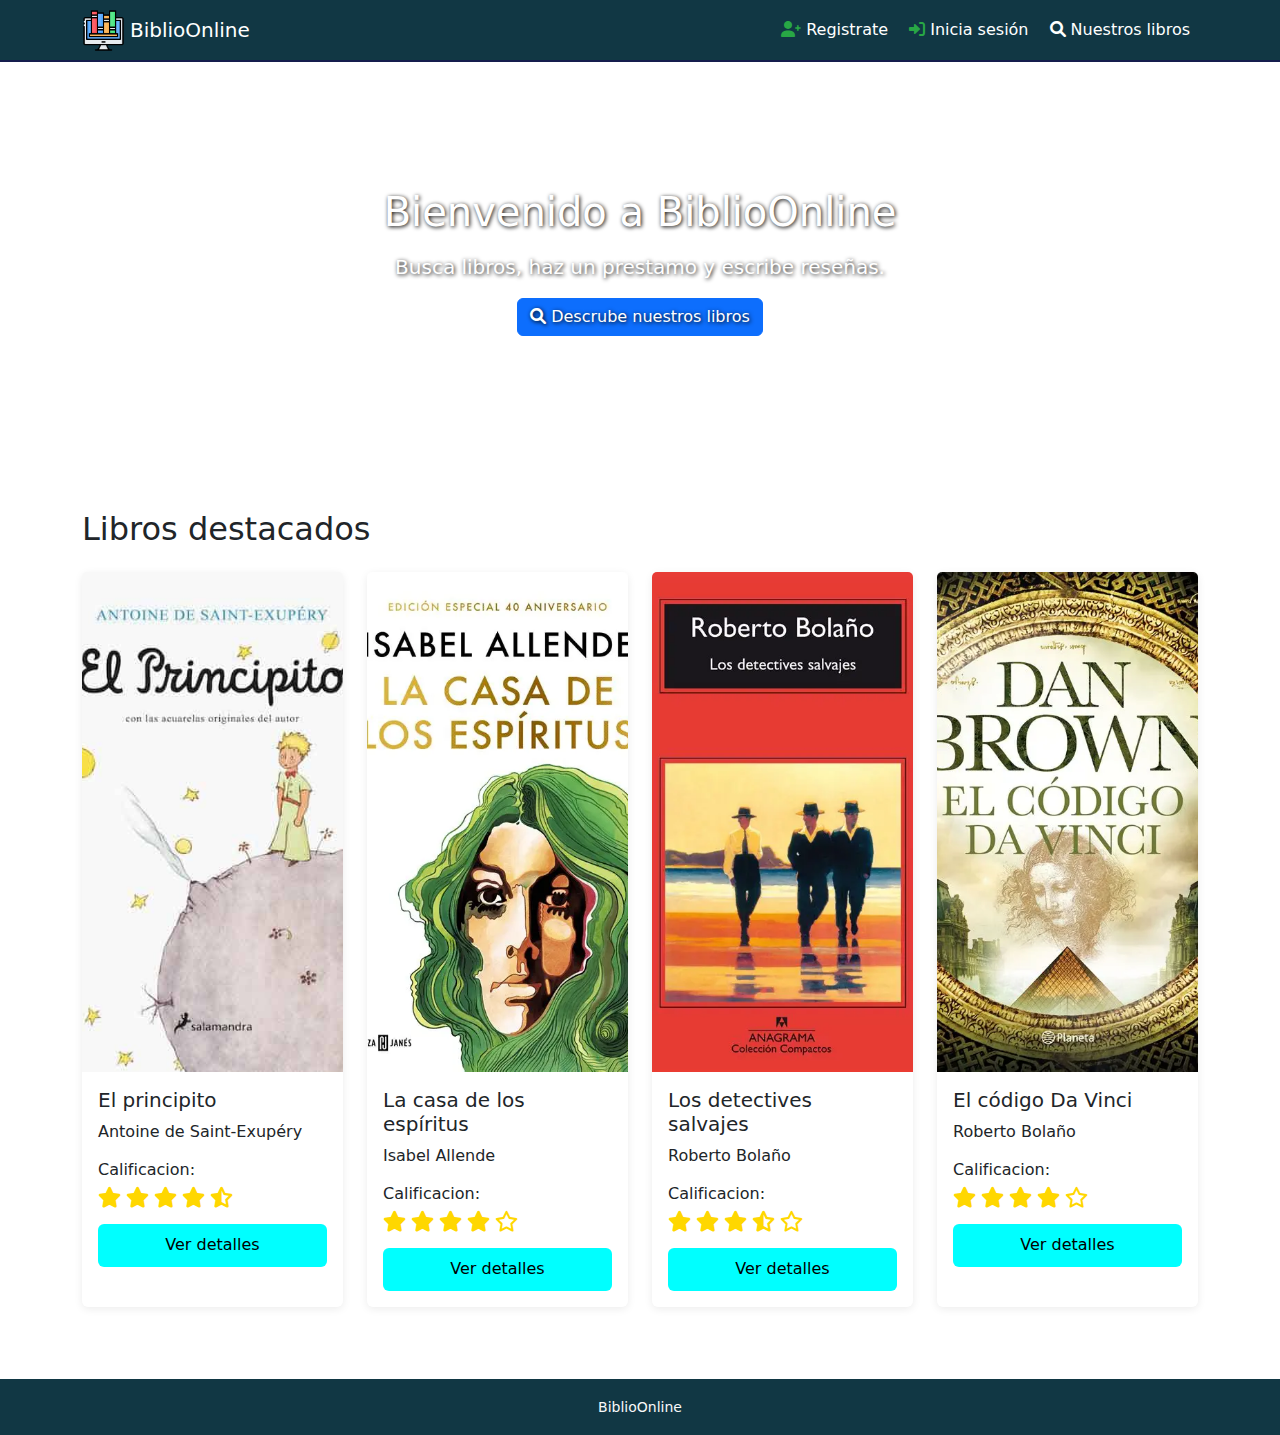
<file: Practice1/index.html>
<!doctype html>
<html lang="es">

<head>
    <meta charset="UTF-8" />
    <meta name="viewport" content="width=device-width, initial-scale=1" />
    <title>BiblioOnline</title>
    <!-- FavIcon -->
    <link rel="icon" type="image/png" href="images/logo.png" />

    <!-- Bootstrap -->
    <link href="https://cdnjs.cloudflare.com/ajax/libs/font-awesome/6.0.0-beta3/css/all.min.css" rel="stylesheet" />
    <link href="https://cdn.jsdelivr.net/npm/bootstrap@5.3.3/dist/css/bootstrap.min.css" rel="stylesheet" />
    <script src="https://cdn.jsdelivr.net/npm/bootstrap@5.3.3/dist/js/bootstrap.bundle.min.js"></script>
    <!-- Your CSS -->
    <link rel="stylesheet" href="css/header-footer.css" />
    <link rel="stylesheet" href="css/index.css" />
    <link rel="stylesheet" href="css/animations.css" />
</head>

<body>
    <!-- Header with navigation -->
    <nav class="navbar navbar-expand-lg">
        <div class="container">
            <img src="images/logo.png" class="header-logo" alt="Logo" />
            <a class="navbar-brand" href="index.html"> BiblioOnline </a>

            <div class="collapse navbar-collapse">
                <ul class="navbar-nav ms-auto">
                    <li class="nav-item">
                        <a class="nav-link" href="register.html">
                            <i class="fas fa-user-plus register-icon"></i>
                            Registrate
                        </a>
                    </li>

                    <li class="nav-item">
                        <a class="nav-link" href="login.html">
                            <i class="fas fa-sign-in-alt login-icon"></i>
                            Inicia sesión
                        </a>
                    </li>

                    <li class="nav-item">
                        <a class="nav-link" href="books.html">
                            <i class="fas fa-search search-icon"></i>
                            Nuestros libros
                        </a>
                    </li>
                </ul>
            </div>
        </div>
    </nav>

    <header class="subheader">
        <div class="container text-center">
            <h1 class="mb-3">Bienvenido a BiblioOnline</h1>

            <p class="lead">Busca libros, haz un prestamo y escribe reseñas.</p>

            <a href="books.html" class="btn btn-primary">
                <i class="fas fa-search"></i>
                Descrube nuestros libros
            </a>
        </div>
    </header>

    <!-- Container with books -->
    <main class="container my-5">
        <h2 class="mb-4">Libros destacados</h2>

        <div class="row">
            <!-- Book card -->
            <div class="col-md-3 mb-4">
                <div class="card h-100">
                    <img src="images/el-principito.jpg" class="card-img-top" alt="Portada" />
                    <div class="card-body">
                        <h5 class="card-title">El principito</h5>
                        <p class="card-author">Antoine de Saint-Exupéry</p>
                        <h6 class="card-rating">Calificacion:</h6>
                        <div>
                            <i class="fas fa-star stars"></i>
                            <i class="fas fa-star stars"></i>
                            <i class="fas fa-star stars"></i>
                            <i class="fas fa-star stars"></i>
                            <i class="fas fa-star-half-alt stars"></i>
                        </div>
                        <a href="book-detail.html" class="btn btn-outline-primary btn-sm details-button">
                            Ver detalles
                        </a>
                    </div>
                </div>
            </div>

            <!-- Book card -->
            <div class="col-md-3 mb-4">
                <div class="card h-100">
                    <img src="images/la-casa-de-los-espiritus.jpg" class="card-img-top" alt="Portada"/>
                    <div class="card-body">
                        <h5 class="card-title">La casa de los espíritus</h5>
                        <p class="card-author">Isabel Allende</p>
                        <h6 class="card-rating">Calificacion:</h6>
                        <div>
                            <i class="fas fa-star stars"></i>
                            <i class="fas fa-star stars"></i>
                            <i class="fas fa-star stars"></i>
                            <i class="fas fa-star stars"></i>
                            <i class="far fa-star stars"></i>
                        </div>
                        <a href="book-detail.html" class="btn btn-outline-primary btn-sm details-button">
                            Ver detalles
                        </a>
                    </div>
                </div>
            </div>

            <!-- Book card -->
            <div class="col-md-3 mb-4">
                <div class="card h-100">
                    <img src="images/los-detectives-salvajes.jpg" class="card-img-top" alt="Book cover" />
                    <div class="card-body">
                        <h5 class="card-title">Los detectives salvajes</h5>
                        <p class="card-author">Roberto Bolaño</p>
                        <h6 class="card-rating">Calificacion:</h6>
                        <div>
                            <i class="fas fa-star stars"></i>
                            <i class="fas fa-star stars"></i>
                            <i class="fas fa-star stars"></i>
                            <i class="fas fa-star-half-alt stars"></i>
                            <i class="far fa-star stars"></i>
                        </div>
                        <a href="book-detail.html" class="btn btn-outline-primary btn-sm details-button">
                            Ver detalles
                        </a>
                    </div>
                </div>
            </div>

            <!-- Book card -->
            <div class="col-md-3 mb-4">
                <div class="card h-100">
                    <img src="images/el-codigo-davinci.jpg" class="card-img-top" alt="Portada" />
                    <div class="card-body">
                        <h5 class="card-title">El código Da Vinci</h5>
                        <p class="card-author">Roberto Bolaño</p>
                        <h6 class="card-rating">Calificacion:</h6>
                        <div>
                            <i class="fas fa-star stars"></i>
                            <i class="fas fa-star stars"></i>
                            <i class="fas fa-star stars"></i>
                            <i class="fas fa-star stars"></i>
                            <i class="far fa-star stars"></i>
                        </div>
                        <a href="book-detail.html" class="btn btn-outline-primary btn-sm details-button">
                            Ver detalles
                        </a>
                    </div>
                </div>
            </div>
        </div>
    </main>

    <footer class="text-light py-3 footer">
        <div class="container text-center">
            <small>BiblioOnline</small>
        </div>
    </footer>
</body>

</html>
</file>
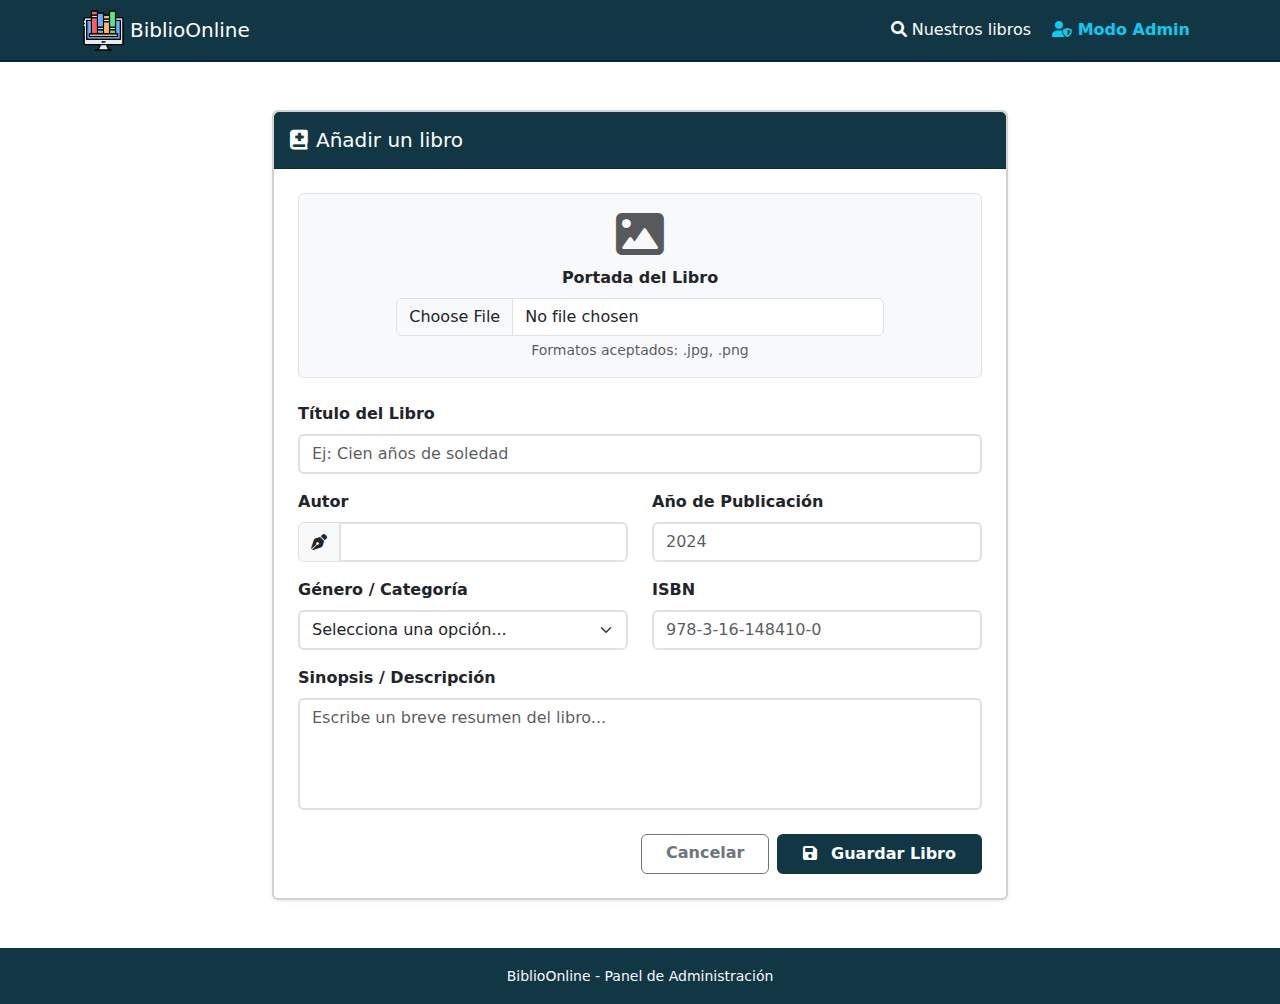
<file: Practice1/add-book.html>
<!DOCTYPE html>
<html lang="es">
<head>
    <meta charset="UTF-8">
    <title>Añadir Nuevo Libro - BiblioOnline</title>
    <link rel="icon" type="image/png" href="images/favicon.png" />
    <link href="https://cdnjs.cloudflare.com/ajax/libs/font-awesome/6.0.0-beta3/css/all.min.css" rel="stylesheet">
    <link href="https://cdn.jsdelivr.net/npm/bootstrap@5.3.3/dist/css/bootstrap.min.css" rel="stylesheet">
    <script src="https://cdn.jsdelivr.net/npm/bootstrap@5.3.3/dist/js/bootstrap.bundle.min.js"></script>
    <link rel="stylesheet" href="css/header-footer.css">
    <link rel="stylesheet" href="css/base.css">
</head>
<body>

    <nav class="navbar navbar-expand-lg">
        <div class="container">
            <img src="images/logo.png" class="header-logo" alt="Logo">
            <a class="navbar-brand" href="base.html">BiblioOnline</a>
            <div class="collapse navbar-collapse">
                <ul class="navbar-nav ms-auto">
                    <li class="nav-item">
                        <a class="nav-link" href="books.html">
                            <i class="fas fa-search"></i> Nuestros libros
                        </a>
                    </li>
                    <li class="nav-item">
                        <span class="nav-link text-info fw-bold"><i class="fas fa-user-shield"></i> Modo Admin</span>
                    </li>
                </ul>
            </div>
        </div>
    </nav>

    <main class="container mt-5 mb-5">
        <div class="row justify-content-center">
            <div class="col-md-8">
                <div class="card shadow-sm border-2">
                    <div class="card-header bg-custom-blue text-white p-3">
                        <h5 class="mb-0"><i class="fas fa-book-medical me-2"></i>Añadir un libro</h5>
                    </div>
                    <div class="card-body p-4">
                        <form action="books.html">
                            
                            <div class="mb-4 text-center p-3 border rounded bg-light">
                                <i class="fas fa-image fa-3x text-muted mb-2"></i>
                                <label for="bookCover" class="form-label d-block fw-bold">Portada del Libro</label>
                                <input class="form-control w-75 mx-auto" type="file" id="bookCover" accept="image/*">
                                <div class="form-text">Formatos aceptados: .jpg, .png</div>
                            </div>

                            <div class="row">
                                <div class="col-md-12 mb-3">
                                    <label for="title" class="form-label fw-bold">Título del Libro</label>
                                    <input type="text" class="form-control border-2" id="title" placeholder="Ej: Cien años de soledad" required>
                                </div>
                            </div>

                            <div class="row">
                                <div class="col-md-6 mb-3">
                                    <label for="author" class="form-label fw-bold">Autor</label>
                                    <div class="input-group">
                                        <span class="input-group-text bg-light"><i class="fas fa-pen-nib"></i></span>
                                        <input type="text" class="form-control border-2" id="author" required>
                                    </div>
                                </div>
                                
                                <div class="col-md-6 mb-3">
                                    <label for="year" class="form-label fw-bold">Año de Publicación</label>
                                    <input type="number" class="form-control border-2" id="year" min="1000" max="2099" placeholder="2024">
                                </div>
                            </div>

                            <div class="row">
                                <div class="col-md-6 mb-3">
                                    <label for="category" class="form-label fw-bold">Género / Categoría</label>
                                    <select class="form-select border-2" id="category">
                                        <option selected disabled>Selecciona una opción...</option>
                                        <option value="fiction">Ficción</option>
                                        <option value="history">Historia</option>
                                        <option value="science">Ciencia</option>
                                        <option value="fantasy">Fantasía</option>
                                        <option value="fantasy">Infantil</option>
                                        <option value="fantasy">Misterio</option>
                                        <option value="fantasy">Romance</option>
                                        <option value="fantasy">Biografía</option>
                                        <option value="fantasy">Clásicos</option>
                                    </select>
                                </div>

                                <div class="col-md-6 mb-3">
                                    <label for="isbn" class="form-label fw-bold">ISBN</label>
                                    <input type="text" class="form-control border-2" id="isbn" placeholder="978-3-16-148410-0">
                                </div>
                            </div>

                            <div class="mb-4">
                                <label for="synopsis" class="form-label fw-bold">Sinopsis / Descripción</label>
                                <textarea class="form-control border-2" id="synopsis" rows="4" placeholder="Escribe un breve resumen del libro..."></textarea>
                            </div>

                            <div class="d-flex justify-content-end gap-2">
                                <a href="books.html" class="btn btn-outline-secondary fw-bold px-4">Cancelar</a>
                                <button type="submit" class="btn btn-custom-blue fw-bold px-4">
                                    <i class="fas fa-save me-2"></i> Guardar Libro
                                </button>
                            </div>

                        </form>
                    </div>
                </div>
            </div>
        </div>
    </main>

    <footer class="footer text-light py-3">
        <div class="container text-center">
            <small>BiblioOnline - Panel de Administración</small>
        </div>
    </footer>

</body>
</html>
</file>
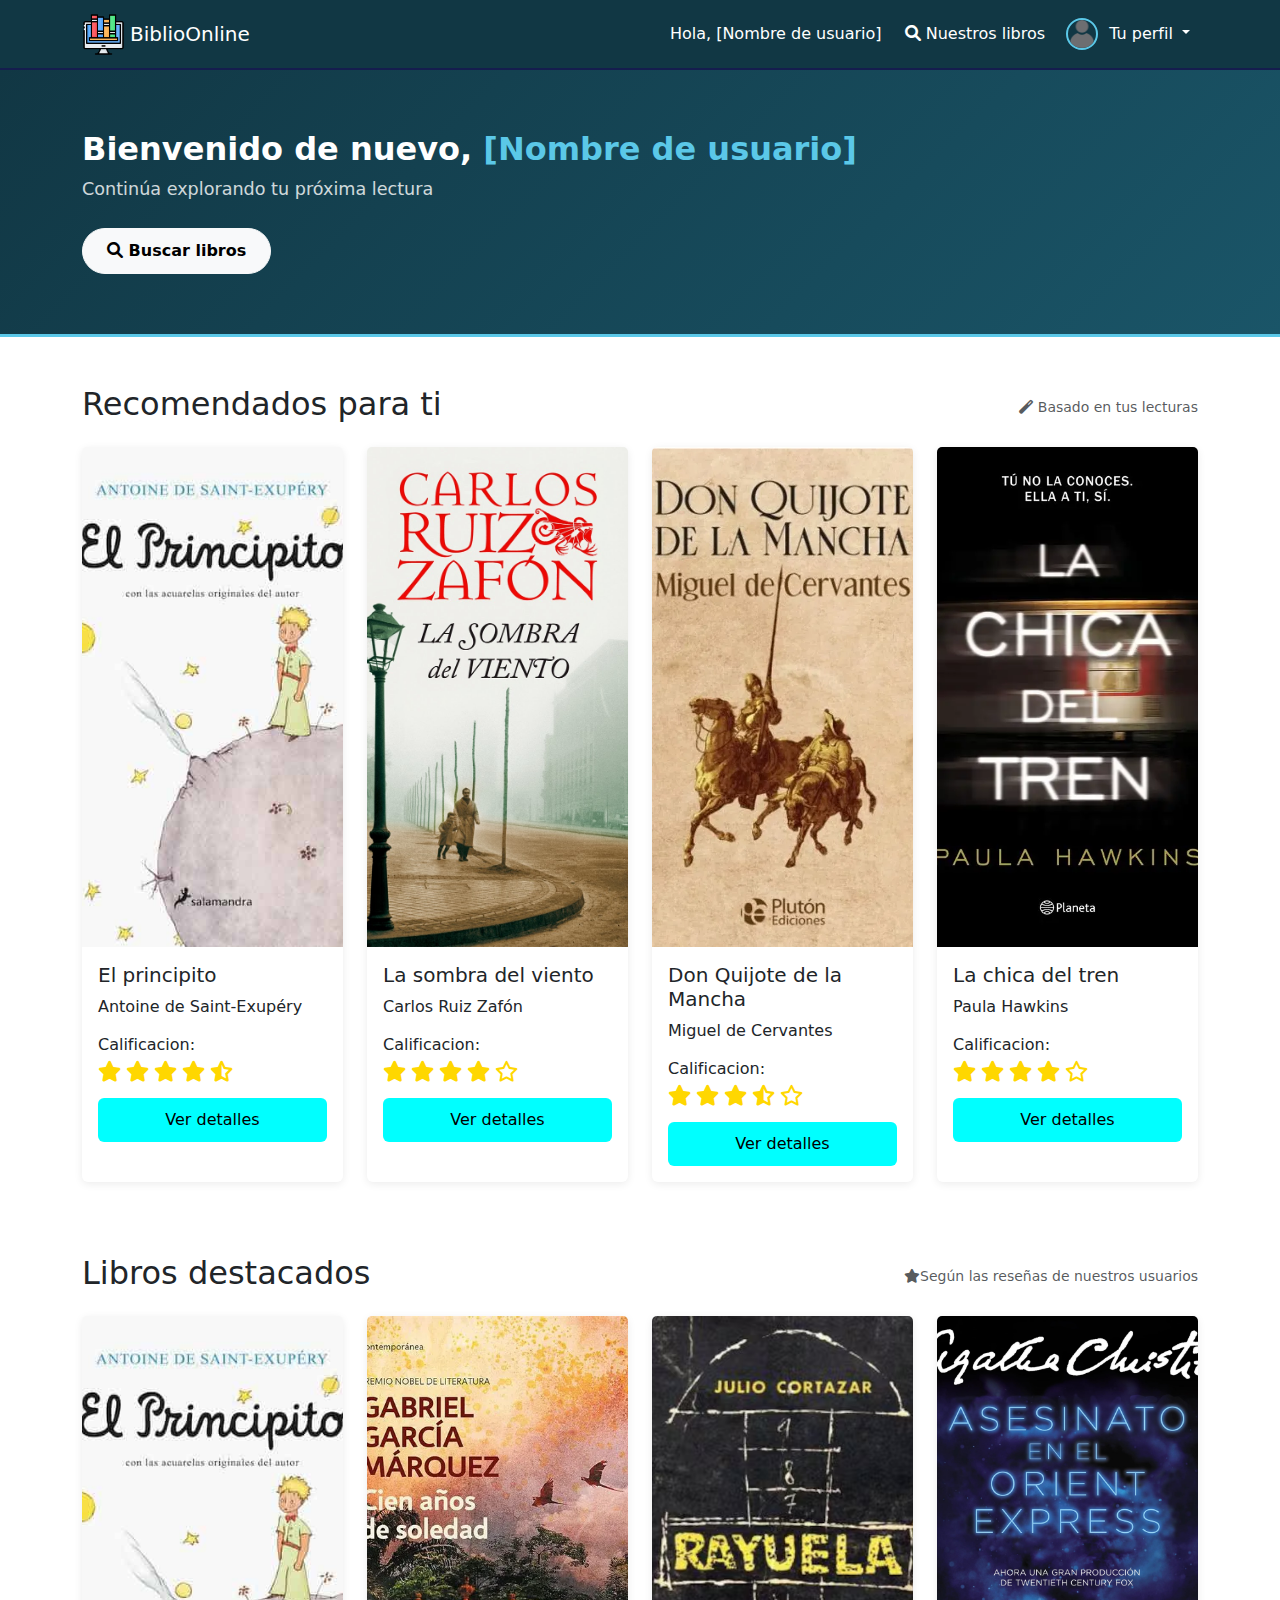
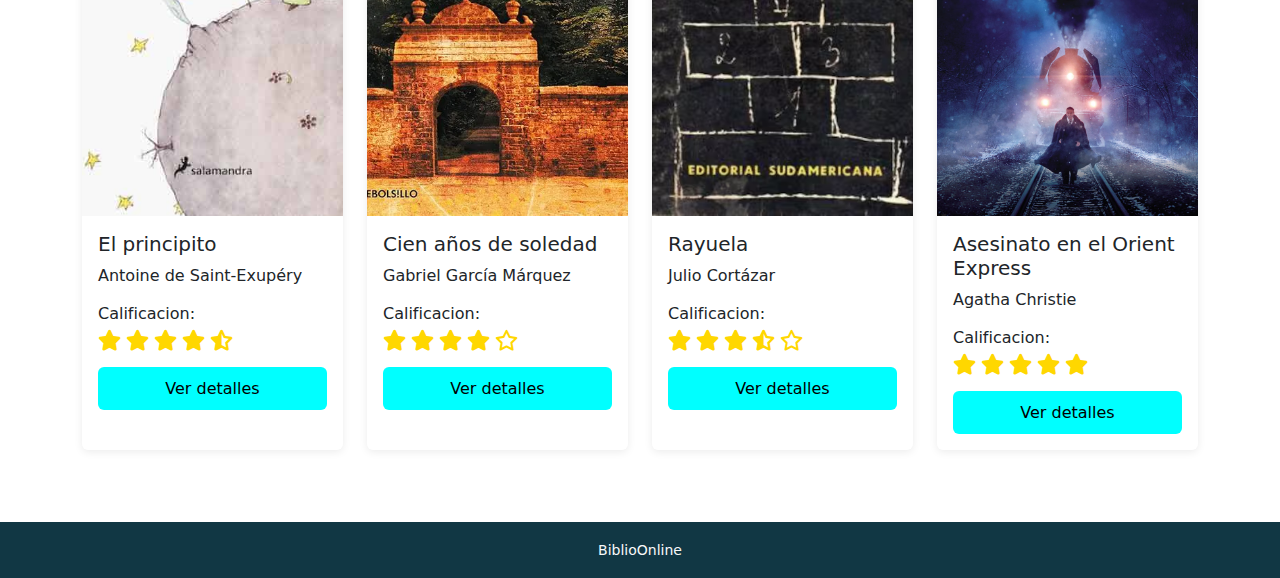
<file: Practice1/base.html>
<!DOCTYPE html>
<html lang="es">

<head>
    <meta charset="UTF-8">
    <title>BiblioOnline</title>

    <!-- Bootstrap -->
    <link href="https://cdnjs.cloudflare.com/ajax/libs/font-awesome/6.0.0-beta3/css/all.min.css" rel="stylesheet">
    <link href="https://cdn.jsdelivr.net/npm/bootstrap@5.3.3/dist/css/bootstrap.min.css" rel="stylesheet">
    <script src="https://cdn.jsdelivr.net/npm/bootstrap@5.3.3/dist/js/bootstrap.bundle.min.js"></script>
    <!-- Your CSS -->
    <link rel="stylesheet" href="css/header-footer.css">
    <link rel="stylesheet" href="css/base.css">
    <link rel="stylesheet" href="css/animations.css">
    <link rel="stylesheet" href="css/index.css">
</head>

<body>

    <!-- Header with navigation -->
    <nav class="navbar navbar-expand-lg">
        <div class="container">
            <img src="images/logo.png" class="header-logo" alt="Logo">
            <a class="navbar-brand" href="base.html">
                BiblioOnline
            </a>

            <div class="collapse navbar-collapse">
                <ul class="navbar-nav ms-auto">
                    <li class="nav-item user-message">
                        <span>Hola, [Nombre de usuario]</span>
                    </li>

                    <!-- Link to books page -->
                    <li class="nav-item">
                        <a class="nav-link" href="books.html">
                            <i class="fas fa-search search-icon"></i>
                            Nuestros libros
                        </a>
                    </li>

                    <!-- Dropdown for profile -->
                    <li class="nav-item dropdown">
                        <a class="nav-link dropdown-toggle" href="#" id="navbarDropdown" role="button"
                            data-bs-toggle="dropdown" aria-expanded="false">
                            <img src="images/default-avatar.png" class="nav-avatar" alt="Foto de perfil"> Tu perfil
                        </a>
                        <ul class="dropdown-menu menu" aria-labelledby="navbarDropdown">
                            <li>
                                <a class="dropdown-item" href="profile.html">
                                    <i class="fa-solid fa-gear"></i>
                                    Mi cuenta
                                </a>
                            </li>
                            <li>
                                <a class="dropdown-item" href="my-loans.html">
                                    <i class="fa-solid fa-book"></i>
                                    Mis préstamos
                                </a>
                            </li>
                            <li>
                                <a class="dropdown-item" href="index.html">
                                    <i class="fa-solid fa-sign-out"></i>
                                    Cerrar sesión
                                </a>
                            </li>
                            <li>
                                <a class="dropdown-item" href="admin/admin-panel.html">
                                    <i class="fa-solid fa-user-shield"></i>
                                    Panel de administrador
                                </a>
                            </li>
                        </ul>
                    </li>


                </ul>
            </div>
        </div>
    </nav>

    <main>
        <!-- Welcome banner -->

        <section class="welcome-banner">
            <div class="container">
                <h1>Bienvenido de nuevo, <span>[Nombre de usuario]</span></h1>
                <p>Continúa explorando tu próxima lectura</p>
                <a href="books.html" class="btn btn-light">
                    <i class="fas fa-search"></i> Buscar libros
                </a>
            </div>
        </section>

        <!-- Recommendations -->
        <section class="container my-5">
            <div class="d-flex justify-content-between align-items-center mb-3">
                <h2>Recomendados para ti</h2>
                <span class="text-muted small"><i class="fas fa-magic"></i> Basado en tus lecturas</span>
            </div>

            <!--Book card-->
            <div class="row">
                <div class="col-md-3 mb-4">
                    <div class="card h-100">
                        <img src="images/el-principito.jpg" class="card-img-top" alt="Portada">
                        <div class="card-body">
                            <h5 class="card-title">El principito</h5>
                            <p class="card-author">Antoine de Saint-Exupéry</p>
                            <h6 class="card-rating">Calificacion:</h6>
                            <div>
                                <i class="fas fa-star stars"></i>
                                <i class="fas fa-star stars"></i>
                                <i class="fas fa-star stars"></i>
                                <i class="fas fa-star stars"></i>
                                <i class="fas fa-star-half-alt stars"></i>
                            </div>
                            <a href="book-detail.html" class="btn btn-outline-primary btn-sm details-button">
                                Ver detalles
                            </a>
                        </div>
                    </div>
                </div>

                <!--Book card-->
                <div class="col-md-3 mb-4">
                    <div class="card h-100">
                        <img src="images/la-sombra-del-viento.jpg" class="card-img-top" alt="Portada">
                        <div class="card-body">
                            <h5 class="card-title">La sombra del viento</h5>
                            <p class="card-author">Carlos Ruiz Zafón</p>
                            <h6 class="card-rating">Calificacion:</h6>
                            <div>
                                <i class="fas fa-star stars"></i>
                                <i class="fas fa-star stars"></i>
                                <i class="fas fa-star stars"></i>
                                <i class="fas fa-star stars"></i>
                                <i class="far fa-star stars"></i>
                            </div>
                            <a href="book-detail.html" class="btn btn-outline-primary btn-sm details-button">
                                Ver detalles
                            </a>
                        </div>
                    </div>
                </div>

                <!--Book card-->
                <div class="col-md-3 mb-4">
                    <div class="card h-100">
                        <img src="images/don-quijote-de-la-mancha.jpg" class="card-img-top" alt="Portada">
                        <div class="card-body">
                            <h5 class="card-title">Don Quijote de la Mancha</h5>
                            <p class="card-author">Miguel de Cervantes</p>
                            <h6 class="card-rating">Calificacion:</h6>
                            <div>
                                <i class="fas fa-star stars"></i>
                                <i class="fas fa-star stars"></i>
                                <i class="fas fa-star stars"></i>
                                <i class="fas fa-star-half-alt stars"></i>
                                <i class="far fa-star stars"></i>
                            </div>
                            <a href="book-detail.html" class="btn btn-outline-primary btn-sm details-button">
                                Ver detalles
                            </a>
                        </div>
                    </div>
                </div>

                <!-- Book card -->
                <div class="col-md-3 mb-4">
                    <div class="card h-100">
                        <img src="images/la-chica-del-tren.jpg" class="card-img-top" alt="Portada" />
                        <div class="card-body">
                            <h5 class="card-title">La chica del tren</h5>
                            <p class="card-author">Paula Hawkins</p>
                            <h6 class="card-rating">Calificacion:</h6>
                            <div>
                                <i class="fas fa-star stars"></i>
                                <i class="fas fa-star stars"></i>
                                <i class="fas fa-star stars"></i>
                                <i class="fas fa-star stars"></i>
                                <i class="far fa-star stars"></i>
                            </div>
                            <a href="book-detail.html" class="btn btn-outline-primary btn-sm details-button">
                                Ver detalles
                            </a>
                        </div>
                    </div>
                </div>
            </div>
        </section>

        <!-- Best books -->
        <section class="container my-5">
            <div class="d-flex justify-content-between align-items-center mb-3">
                <h2>Libros destacados</h2>
                <span class="text-muted small"><i class="fas fa-star"></i>Según las reseñas de nuestros
                    usuarios</span>
            </div>

            <div class="row">

                <!--Book card-->
                <div class="col-md-3 mb-4">
                    <div class="card h-100">
                        <img src="images/el-principito.jpg" class="card-img-top" alt="Portada">
                        <div class="card-body">
                            <h5 class="card-title">El principito</h5>
                            <p class="card-author">Antoine de Saint-Exupéry</p>
                            <h6 class="card-rating">Calificacion:</h6>
                            <div>
                                <i class="fas fa-star stars"></i>
                                <i class="fas fa-star stars"></i>
                                <i class="fas fa-star stars"></i>
                                <i class="fas fa-star stars"></i>
                                <i class="fas fa-star-half-alt stars"></i>
                            </div>
                            <a href="book-detail.html" class="btn btn-outline-primary btn-sm details-button">
                                Ver detalles
                            </a>
                        </div>
                    </div>
                </div>

                <!--Book card-->
                <div class="col-md-3 mb-4">
                    <div class="card h-100">
                        <img src="images/cien-anos-de-soledad.jpg" class="card-img-top" alt="Portada">
                        <div class="card-body">
                            <h5 class="card-title">Cien años de soledad</h5>
                            <p class="card-author">Gabriel García Márquez</p>
                            <h6 class="card-rating">Calificacion:</h6>
                            <div>
                                <i class="fas fa-star stars"></i>
                                <i class="fas fa-star stars"></i>
                                <i class="fas fa-star stars"></i>
                                <i class="fas fa-star stars"></i>
                                <i class="far fa-star stars"></i>
                            </div>
                            <a href="book-detail.html" class="btn btn-outline-primary btn-sm details-button">
                                Ver detalles
                            </a>
                        </div>
                    </div>
                </div>

                <!--Book card-->
                <div class="col-md-3 mb-4">
                    <div class="card h-100">
                        <img src="images/rayuela.jpg" class="card-img-top" alt="Portada">
                        <div class="card-body">
                            <h5 class="card-title">Rayuela</h5>
                            <p class="card-author">Julio Cortázar</p>
                            <h6 class="card-rating">Calificacion:</h6>
                            <div>
                                <i class="fas fa-star stars"></i>
                                <i class="fas fa-star stars"></i>
                                <i class="fas fa-star stars"></i>
                                <i class="fas fa-star-half-alt stars"></i>
                                <i class="far fa-star stars"></i>
                            </div>
                            <a href="book-detail.html" class="btn btn-outline-primary btn-sm details-button">
                                Ver detalles
                            </a>
                        </div>
                    </div>
                </div>

                <!--Book card-->
                <div class="col-md-3 mb-4">
                    <div class="card h-100">
                        <img src="images/asesinato-en-el-orient-express.jpg" class="card-img-top" alt="Portada">
                        <div class="card-body">
                            <h5 class="card-title">Asesinato en el Orient Express</h5>
                            <p class="card-author">Agatha Christie</p>
                            <h6 class="card-rating">Calificacion:</h6>
                            <div>
                                <i class="fas fa-star stars"></i>
                                <i class="fas fa-star stars"></i>
                                <i class="fas fa-star stars"></i>
                                <i class="fas fa-star stars"></i>
                                <i class="fas fa-star stars"></i>
                            </div>
                            <a href="book-detail.html" class="btn btn-outline-primary btn-sm details-button">
                                Ver detalles
                            </a>
                        </div>
                    </div>
                </div>

            </div>
        </section>

        </div>
    </main>

    <footer class="text-light py-3 footer">
        <div class="container text-center">
            <small>BiblioOnline</small>
        </div>
    </footer>

</body>

</html>
</file>
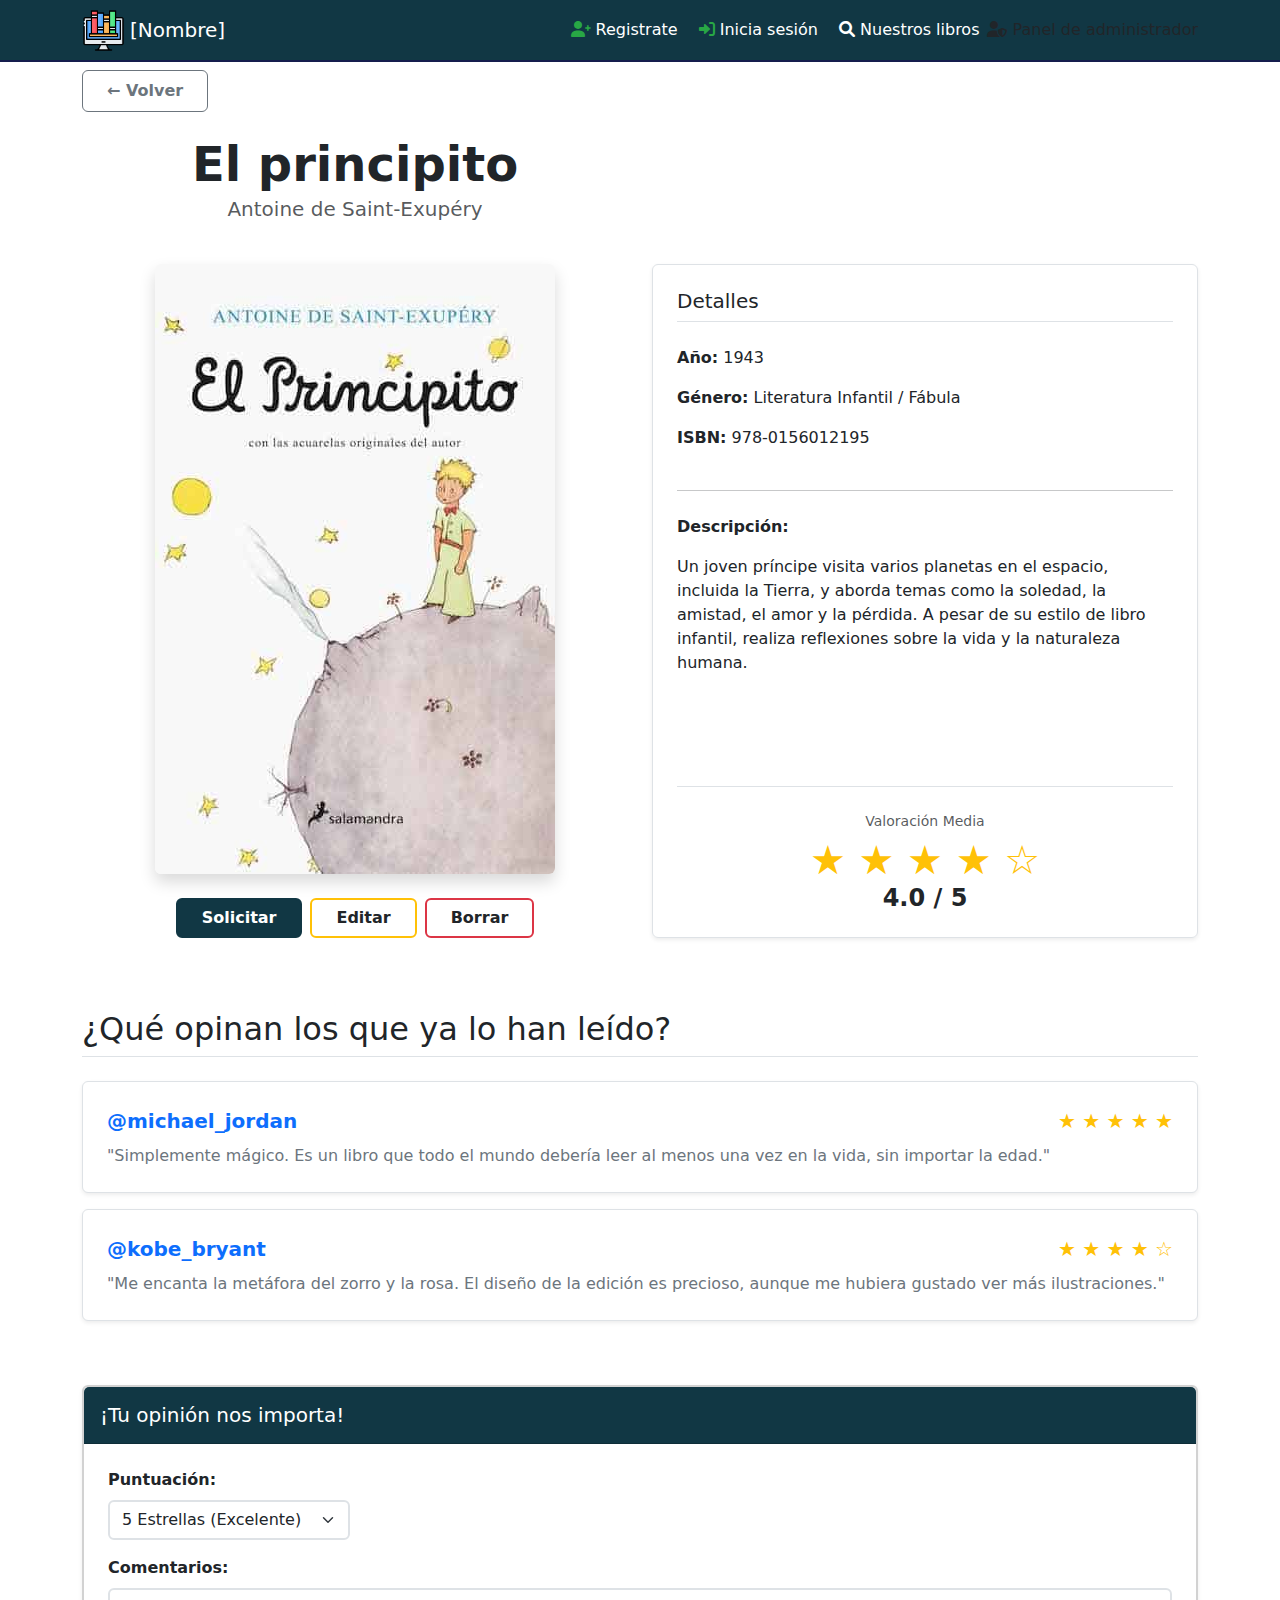
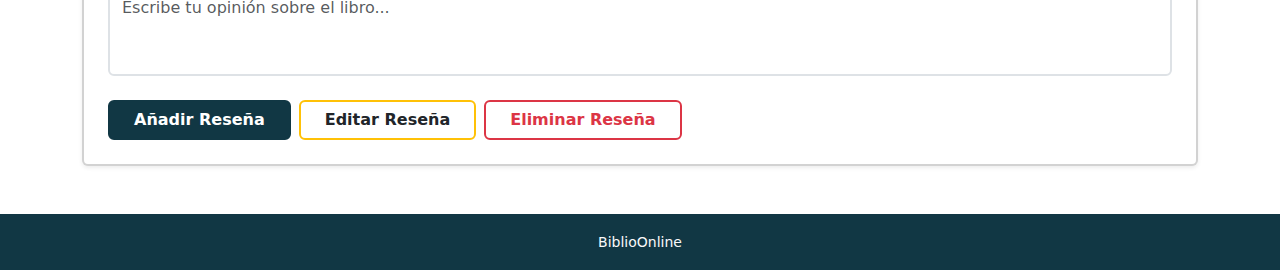
<file: Practice1/book-detail.html>
<!DOCTYPE html>
<html lang="es">

<head>
    <meta charset="UTF-8">
    <title>Book Detail - Online Library</title>
    <!-- FavIcon -->
    <link rel="icon" type="image/png" href="images/favicon.png" />
    <link href="https://cdnjs.cloudflare.com/ajax/libs/font-awesome/6.0.0-beta3/css/all.min.css" rel="stylesheet">
    <link href="https://cdn.jsdelivr.net/npm/bootstrap@5.3.2/dist/css/bootstrap.min.css" rel="stylesheet">
    <link rel="stylesheet" href="css/header-footer.css">
</head>

<body>

    <!-- Header -->
    <!-- Header with navigation -->
    <nav class="navbar navbar-expand-lg">
        <div class="container">
            <img src="images/logo.png" class="header-logo" alt="Logo">
            <a class="navbar-brand" href="index.html">
                [Nombre]
            </a>

            <div class="collapse navbar-collapse">
                <ul class="navbar-nav ms-auto">

                    <li class="nav-item">
                        <a class="nav-link" href="register.html">
                            <i class="fas fa-user-plus register-icon"></i>
                            Registrate
                        </a>
                    </li>

                    <li class="nav-item">
                        <a class="nav-link" href="login.html">
                            <i class="fas fa-sign-in-alt login-icon"></i>
                            Inicia sesión
                        </a>
                    </li>

                    <li class="nav-item">
                        <a class="nav-link" href="books.html">
                            <i class="fas fa-search search-icon"></i>
                            Nuestros libros
                        </a>
                    </li>
                    <li>
                        <a class="dropdown-item" href="admin/admin-panel.html">
                            <i class="fa-solid fa-user-shield"></i>
                            Panel de administrador
                        </a>
                    </li>

                </ul>
            </div>
        </div>
    </nav>

    <main class="container mt-2 mb-5">
        <!-- Return Button -->
        <div class="mb-4">
            <a href="index.html" class="btn btn-outline-secondary px-4 py-2 fw-bold">
                &larr; Volver <!-- &larr is the arroy icon -->
            </a>
        </div>
        <div class="row mb-4">
            <!-- Book title -->
            <div class="col-6 text-center">
                <h1 class="display-5 fw-bold mb-0">El principito</h1>
                <p class="lead text-muted mt-0">Antoine de Saint-Exupéry</p>
            </div>
        </div>
        <div class="row">
            <!-- Book cover and "Request" "Edit" and "Delete" buttons -->
            <div class="col-md-6 text-center">
                <img src="images/el-principito.jpg" class="img-fluid rounded shadow" alt="Portada de El Principito">
                <div class="d-flex justify-content-center gap-2 mt-4">
                    <a href="#" class="btn btn-custom-blue px-4 border-2 fw-bold">Solicitar</a>
                    <a href="#" class="btn btn-outline-warning px-4 text-dark border-2 fw-bold">Editar</a>
                    <a href="#" class="btn btn-outline-danger px-4 text-dark border-2 fw-bold">Borrar</a>
                </div>
            </div>
            <!-- Details section-->
            <div class="col-md-6">
                <div class="border rounded p-4 h-100 shadow-sm d-flex flex-column">
                    <h3 class="h5 mb-4 border-bottom pb-2">Detalles</h3>

                    <p><strong>Año:</strong> 1943</p>
                    <p><strong>Género:</strong> Literatura Infantil / Fábula</p>
                    <p><strong>ISBN:</strong> 978-0156012195</p>

                    <hr class="my-4">
                    <p><strong>Descripción:</strong></p>
                    <p class="text-justify">
                        Un joven príncipe visita varios planetas en el espacio, incluida la Tierra, y aborda temas como
                        la soledad, la amistad, el amor y la pérdida. A pesar de su estilo de libro infantil, realiza
                        reflexiones sobre la vida y la naturaleza humana.
                    </p>
                    <!-- Rating section -->
                    <div class="mt-auto pt-4 border-top text-center">
                        <!-- mt-auto takes the content to the end of the available space -->
                        <p class="text-muted small mb-1">Valoración Media</p>
                        <div class="display-6 text-warning">
                            &#9733; &#9733; &#9733; &#9733; &#9734;
                            <!-- 9733 is a colored star. 9734 is an empty star-->
                        </div>
                        <p class="fw-bold h4 mb-0">4.0 / 5</p>
                    </div>
                </div>
            </div>
        </div>
        <!-- Reviews section -->
        <section class="mt-5 pt-4">
            <h2 class="mb-4 border-bottom pb-2">¿Qué opinan los que ya lo han leído?</h2>
            <!-- Made up two comments -->
            <div class="list-group">
                <div class="list-group-item list-group-item-action p-4 mb-3 border rounded shadow-sm">
                    <!-- Justify-content-between makes the items stick to opposite ends -->
                    <div class="d-flex justify-content-between align-items-center mb-2">
                        <h5 class="mb-0 fw-bold text-primary">@michael_jordan</h5>
                        <span class="text-warning fs-5">
                            &#9733; &#9733; &#9733; &#9733; &#9733; </span>
                    </div>
                    <p class="mb-0 text-secondary">
                        "Simplemente mágico. Es un libro que todo el mundo debería leer al menos una vez en la vida, sin
                        importar la edad."
                    </p>
                </div>

                <div class="list-group-item list-group-item-action p-4 mb-3 border rounded shadow-sm">
                    <div class="d-flex justify-content-between align-items-center mb-2">
                        <h5 class="mb-0 fw-bold text-primary">@kobe_bryant</h5>
                        <span class="text-warning fs-5">
                            &#9733; &#9733; &#9733; &#9733; &#9734; </span>
                    </div>
                    <p class="mb-0 text-secondary">
                        "Me encanta la metáfora del zorro y la rosa. El diseño de la edición es precioso, aunque me
                        hubiera gustado ver más ilustraciones."
                    </p>
                </div>
            </div>
        </section>

        <!-- Form -->
        <section class="mt-5">
            <div class="card shadow-sm border-2">
                <div class="card-header bg-custom-blue text-white p-3">
                    <h5 class="mb-0">¡Tu opinión nos importa!</h5>
                </div>
                <div class="card-body p-4">
                    <form>
                        <!-- Rating -->
                        <div class="mb-3">
                            <label class="form-label fw-bold">Puntuación:</label>
                            <select class="form-select w-auto border-2">
                                <option value="5">5 Estrellas (Excelente)</option>
                                <option value="4">4 Estrellas (Muy bueno)</option>
                                <option value="3">3 Estrellas (Normal)</option>
                                <option value="2">2 Estrellas (Malo)</option>
                                <option value="1">1 Estrella (Pésimo)</option>
                            </select>
                        </div>

                        <!-- Fill in text -->
                        <div class="mb-4">
                            <label class="form-label fw-bold">Comentarios:</label>
                            <textarea class="form-control border-2" rows="3"
                                placeholder="Escribe tu opinión sobre el libro..."></textarea>
                        </div>

                        <!-- Buttons ("Añadir reseña" is submit because it's the one that try to send the information on the form)-->
                        <div class="d-flex gap-2">
                            <button type="submit" class="btn btn-custom-blue px-4 border-2 fw-bold">
                                Añadir Reseña
                            </button>

                            <button type="button" class="btn btn-outline-warning text-dark px-4 border-2 fw-bold">
                                Editar Reseña
                            </button>
                            <button type="button" class="btn btn-outline-danger px-4 border-2 fw-bold">
                                Eliminar Reseña
                            </button>
                        </div>
                    </form>
                </div>
            </div>
        </section>

    </main>

    <!-- Footer -->
    <footer class="text-light py-3 footer">
        <div class="container text-center">
            <small>BiblioOnline</small>
        </div>
    </footer>

</body>

</html>
</file>
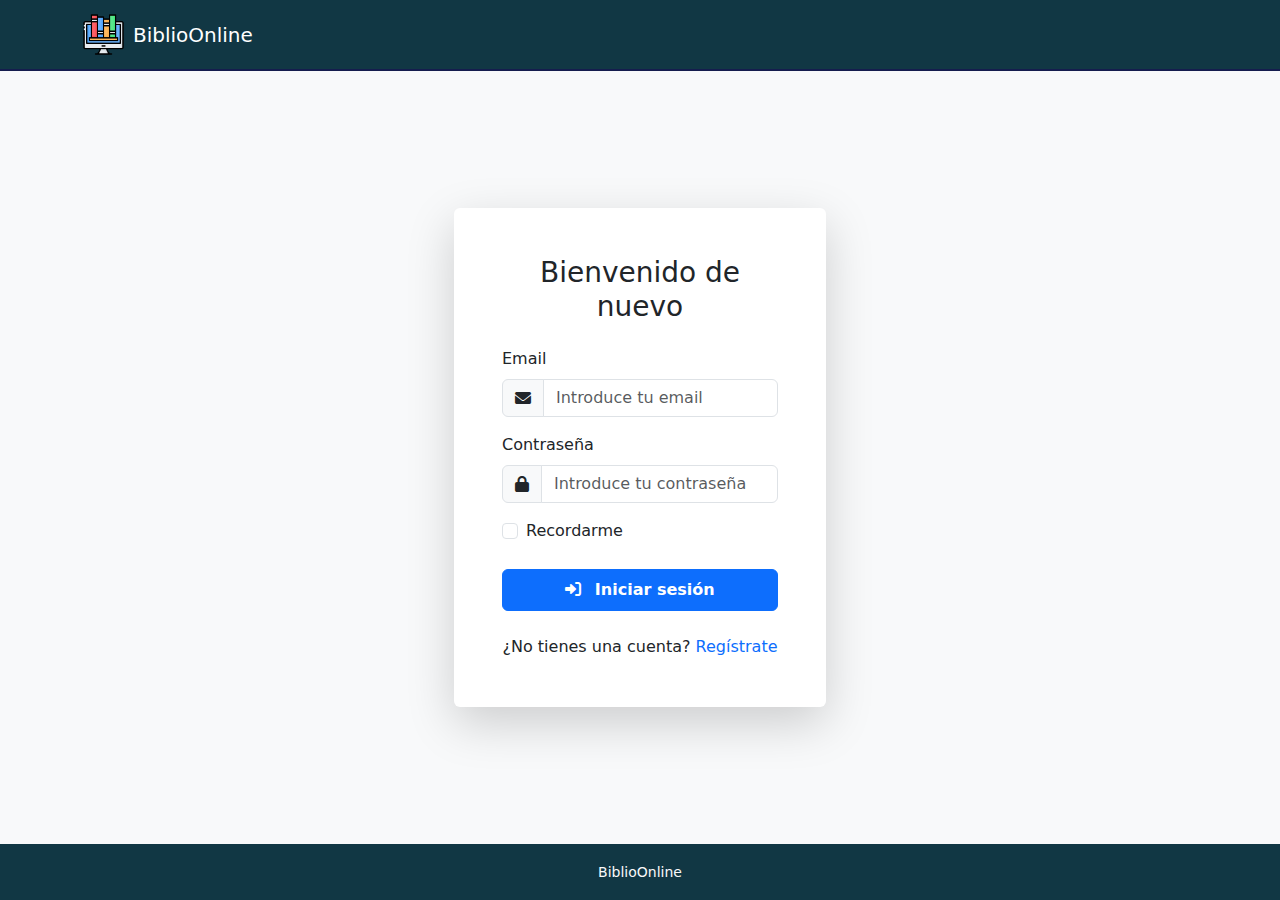
<file: Practice1/login.html>
<!doctype html>
<html lang="es">
  <head>
    <meta charset="UTF-8" />
    <meta name="viewport" content="width=device-width, initial-scale=1" />
    <title>Iniciar sesión - BiblioOnline</title>
    <!-- FavIcon -->   
    <link rel="icon" type="image/png" href="images/favicon.png">

    <!-- Bootstrap -->
    <link
      href="https://cdnjs.cloudflare.com/ajax/libs/font-awesome/6.0.0-beta3/css/all.min.css"
      rel="stylesheet"
    />
    <link
      href="https://cdn.jsdelivr.net/npm/bootstrap@5.3.3/dist/css/bootstrap.min.css"
      rel="stylesheet"
    />
    <script src="https://cdn.jsdelivr.net/npm/bootstrap@5.3.3/dist/js/bootstrap.bundle.min.js"></script>

    <!-- CSS -->
    <link rel="stylesheet" href="css/header-footer.css" />
    <link rel="stylesheet" href="css/index.css" />
  </head>

  <body class="bg-light d-flex flex-column min-vh-100">
    <!-- Navbar -->
    <nav class="navbar navbar-expand-lg">
      <div class="container ">
        <a
          class="navbar-brand d-flex align-items-center gap-2 m-0"
          href="index.html"
        >
          <img src="images/logo.png" class="header-logo" alt="Logo" />
          <span>BiblioOnline</span>
        </a>
      </div>
    </nav>

    <!-- Login -->
    <main class="container flex-grow-1 d-flex justify-content-center align-items-center py-5">
      <div class="col-12 col-md-8 col-lg-4">
        <div class="card auth-card shadow-lg border-0">
          <div class="card-body p-4 p-md-5">
            <h3 class="text-center mb-4">Bienvenido de nuevo</h3>

            <form>
              <div class="mb-3">
                <label class="form-label" for="">Email</label>
                <div class="input-group">
                  <span class="input-group-text">
                    <i class="fas fa-envelope"></i>
                  </span>
                  <input
                    id=""
                    name=""
                    type="email"
                    class="form-control"
                    placeholder="Introduce tu email"
                    required
                  />
                </div>
              </div>

              <div class="mb-3">
                <label class="form-label" for="">Contraseña</label>
                <div class="input-group">
                  <span class="input-group-text">
                    <i class="fas fa-lock"></i>
                  </span>
                  <input
                    id=""
                    name=""
                    type="password"
                    class="form-control"
                    placeholder="Introduce tu contraseña"
                    required
                  />
                </div>
              </div>

              <div class="d-flex justify-content-between align-items-center mb-4">
                <div class="form-check">
                  <input class="form-check-input" type="checkbox" id="" />
                  <label class="form-check-label" for="">Recordarme</label>
                </div>
              </div>

              <!-- Simulación de login futuro boton submit-->
              <a href="base.html" class="btn btn-primary w-100 py-2 fw-semibold">
                <i class="fas fa-sign-in-alt me-2"></i>
                Iniciar sesión
              </a>
            </form>

            <div class="text-center mt-4">
              ¿No tienes una cuenta?
              <a href="register.html" class="text-decoration-none">Regístrate</a>
            </div>
          </div>
        </div>
      </div>
    </main>

    <!-- Footer -->
    <footer class="text-light py-3 footer mt-auto w-100">
      <div class="container text-center">
        <small>BiblioOnline</small>
      </div>
    </footer>
  </body>
</html>
</file>
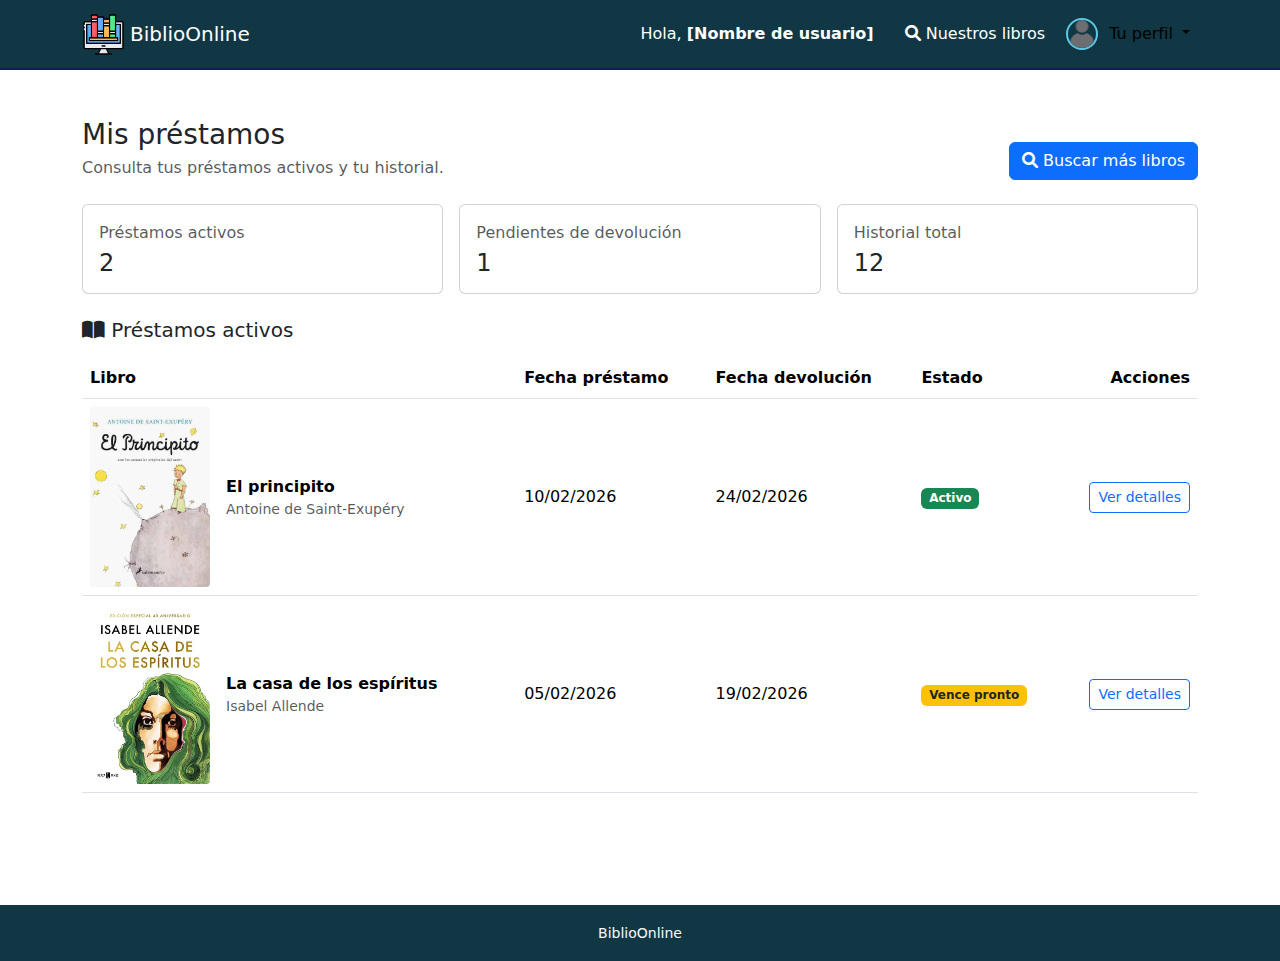
<file: Practice1/my-loans.html>
<!doctype html>
<html lang="es">

<head>
  <meta charset="UTF-8" />
  <meta name="viewport" content="width=device-width, initial-scale=1" />
  <title>BiblioOnline - Mis préstamos</title>

  <!-- FavIcon -->
  <link rel="icon" type="image/png" href="images/favicon.png" />

  <!-- Bootstrap -->
  <link href="https://cdnjs.cloudflare.com/ajax/libs/font-awesome/6.0.0-beta3/css/all.min.css" rel="stylesheet" />
  <link href="https://cdn.jsdelivr.net/npm/bootstrap@5.3.3/dist/css/bootstrap.min.css" rel="stylesheet" />
  <script src="https://cdn.jsdelivr.net/npm/bootstrap@5.3.3/dist/js/bootstrap.bundle.min.js"></script>

  <!--CSS -->
  <link rel="stylesheet" href="css/header-footer.css" />
  <link rel="stylesheet" href="css/my-loans.css" />
</head>

<body>
  <!-- Navbar (usuario logueado) -->
  <nav class="navbar navbar-expand-lg">
    <div class="container">
      <img src="images/logo.png" class="header-logo" alt="Logo" />
      <a class="navbar-brand" href="base.html">BiblioOnline</a>

      <div class="collapse navbar-collapse">
        <ul class="navbar-nav ms-auto">
          <li class="nav-item user-message">
            <span class="nav-link disabled" aria-disabled="true">Hola, <strong>[Nombre de usuario]</strong></span>
          </li>

          <li class="nav-item">
            <a class="nav-link" href="books.html">
              <i class="fas fa-search search-icon"></i>
              Nuestros libros
            </a>
          </li>

          <!-- Dropdown perfil -->
          <li class="nav-item dropdown">
            <a class="nav-link dropdown-toggle active" href="#" id="navbarDropdown" role="button"
              data-bs-toggle="dropdown" aria-expanded="false">
              <img src="images/default-avatar.png" class="nav-avatar" alt="Foto de perfil" />
              Tu perfil
            </a>
            <ul class="dropdown-menu menu" aria-labelledby="navbarDropdown">
              <li>
                <a class="dropdown-item" href="profile.html">
                  <i class="fa-solid fa-gear"></i>
                  Mi cuenta
                </a>
              </li>
              <li>
                <a class="dropdown-item" href="my-loans.html">
                  <i class="fa-solid fa-book"></i>
                  Mis préstamos
                </a>
              </li>
              <li>
                <a class="dropdown-item" href="index.html">
                  <i class="fa-solid fa-right-from-bracket"></i>
                  Cerrar sesión
                </a>
              </li>
              <li>
                <a class="dropdown-item" href="admin/admin-panel.html">
                  <i class="fa-solid fa-user-shield"></i>
                  Panel de administrador
                </a>
              </li>
            </ul>
          </li>
        </ul>
      </div>
    </div>
  </nav>

  <main class="container my-5">
    <div class="d-flex flex-wrap justify-content-between align-items-end gap-2 mb-4">
      <div>
        <h1 class="h3 mb-1">Mis préstamos</h1>
        <p class="text-muted mb-0">
          Consulta tus préstamos activos y tu historial.
        </p>
      </div>

      <a href="books.html" class="btn btn-primary">
        <i class="fas fa-search"></i>
        Buscar más libros
      </a>
    </div>

    <!-- Resumen -->
    <div class="row g-3 mb-4">
      <div class="col-12 col-md-4">
        <div class="card h-100">
          <div class="card-body">
            <p class="text-muted mb-1">Préstamos activos</p>
            <h2 class="h4 mb-0">2</h2>
          </div>
        </div>
      </div>
      <div class="col-12 col-md-4">
        <div class="card h-100">
          <div class="card-body">
            <p class="text-muted mb-1">Pendientes de devolución</p>
            <h2 class="h4 mb-0">1</h2>
          </div>
        </div>
      </div>
      <div class="col-12 col-md-4">
        <div class="card h-100">
          <div class="card-body">
            <p class="text-muted mb-1">Historial total</p>
            <h2 class="h4 mb-0">12</h2>
          </div>
        </div>
      </div>
    </div>

    <!-- Préstamos activos  Datos de Ejemplos todavia no funcionales-->
    <section class="mb-5">
      <div class="d-flex justify-content-between align-items-center mb-3">
        <h2 class="h5 mb-0">
          <i class="fas fa-book-open"></i> Préstamos activos
        </h2>
      </div>

      <div class="table-responsive">
        <table class="table align-middle">
          <thead>
            <tr>
              <th>Libro</th>
              <th>Fecha préstamo</th>
              <th>Fecha devolución</th>
              <th>Estado</th>
              <th class="text-end">Acciones</th>
            </tr>
          </thead>
          <tbody>
            <tr>
              <td>
                <div class="d-flex align-items-center gap-3">
                  <img src="images/el-principito.jpg" class="loan-cover" alt="Portada de El principito" />
                  <div>
                    <div class="fw-bold">El principito</div>
                    <div class="text-muted small">
                      Antoine de Saint-Exupéry
                    </div>
                  </div>
                </div>
              </td>
              <td>10/02/2026</td>
              <td>24/02/2026</td>
              <td><span class="badge text-bg-success">Activo</span></td>
              <td class="text-end">
                <a href="book-detail.html" class="btn btn-outline-primary btn-sm">
                  Ver detalles
                </a>
              </td>
            </tr>

            <tr>
              <td>
                <div class="d-flex align-items-center gap-3">
                  <img src="images/la-casa-de-los-espiritus.jpg" class="loan-cover" alt="Portada de La casa de los espíritus" />
                  <div>
                    <div class="fw-bold">La casa de los espíritus</div>
                    <div class="text-muted small">Isabel Allende</div>
                  </div>
                </div>
              </td>
              <td>05/02/2026</td>
              <td>19/02/2026</td>
              <td>
                <span class="badge text-bg-warning text-dark">Vence pronto</span>
              </td>
              <td class="text-end">
                <a href="book-detail.html" class="btn btn-outline-primary btn-sm">
                  Ver detalles
                </a>
              </td>
            </tr>
          </tbody>
        </table>
      </div>
    </section>
  </main>

  <footer class="text-light py-3 footer">
    <div class="container text-center">
      <small>BiblioOnline</small>
    </div>
  </footer>
</body>

</html>
</file>
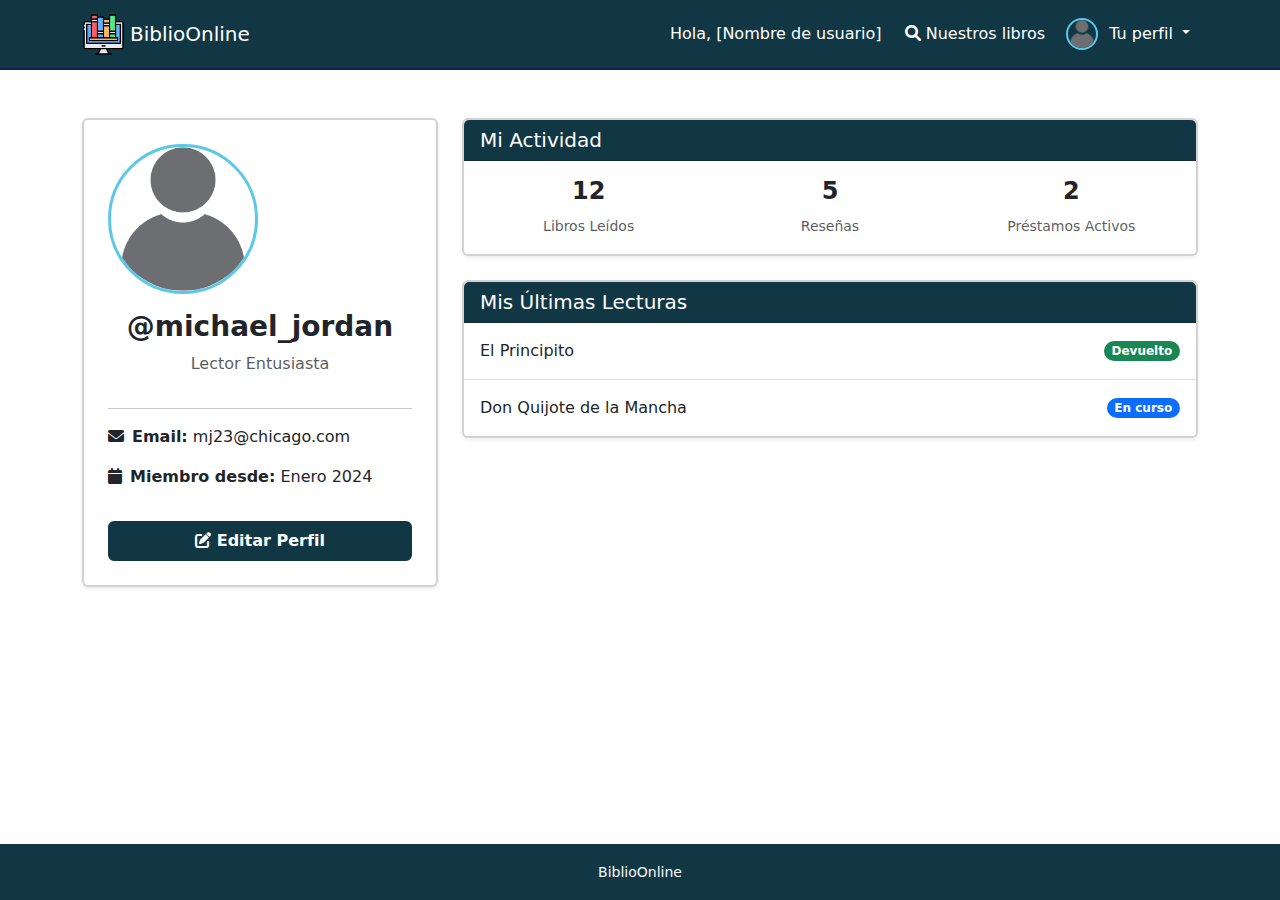
<file: Practice1/profile.html>
<!DOCTYPE html>
<html lang="es">
<head>
    <meta charset="UTF-8">
    <title>Mi Perfil - BiblioOnline</title>
    <!-- FavIcon -->
    <link rel="icon" type="image/png" href="images/favicon.png" />
    <link href="https://cdnjs.cloudflare.com/ajax/libs/font-awesome/6.0.0-beta3/css/all.min.css" rel="stylesheet">
    <link href="https://cdn.jsdelivr.net/npm/bootstrap@5.3.2/dist/css/bootstrap.min.css" rel="stylesheet">
    <script src="https://cdn.jsdelivr.net/npm/bootstrap@5.3.3/dist/js/bootstrap.bundle.min.js"></script>
    <link rel="stylesheet" href="css/header-footer.css">
    <link rel="stylesheet" href="css/base.css">
</head>
<body>

    <nav class="navbar navbar-expand-lg">
        <div class="container">
            <img src="images/logo.png" class="header-logo" alt="Logo">
            <a class="navbar-brand" href="base.html">
                BiblioOnline
            </a>

            <div class="collapse navbar-collapse">
                <ul class="navbar-nav ms-auto">
                    <li class="nav-item user-message">
                        <span>Hola, [Nombre de usuario]</span>
                    </li>

                    <!-- Link to books page -->
                    <li class="nav-item">
                        <a class="nav-link" href="books.html">
                            <i class="fas fa-search search-icon"></i>
                            Nuestros libros
                        </a>
                    </li>

                    <!-- Dropdown for profile -->
                    <li class="nav-item dropdown">
                        <a class="nav-link dropdown-toggle" href="#" id="navbarDropdown" role="button"
                            data-bs-toggle="dropdown" aria-expanded="false">
                            <img src="images/default-avatar.png" class="nav-avatar" alt="Foto de perfil"> Tu perfil
                        </a>
                        <ul class="dropdown-menu menu" aria-labelledby="navbarDropdown">
                            <li>
                                <a class="dropdown-item" href="profile.html">
                                    <i class="fa-solid fa-gear"></i>
                                    Mi cuenta
                                </a>
                            </li>
                            <li>
                                <a class="dropdown-item" href="my-loans.html">
                                    <i class="fa-solid fa-book"></i>
                                    Mis préstamos
                                </a>
                            </li>
                            <li>
                                <a class="dropdown-item" href="index.html">
                                    <i class="fa-solid fa-sign-out"></i>
                                    Cerrar sesión
                                </a>
                            </li>
                            <li>
                                <a class="dropdown-item" href="admin/admin-panel.html">
                                    <i class="fa-solid fa-user-shield"></i>
                                    Panel de administrador
                                </a>
                            </li>
                        </ul>
                    </li>


                </ul>
            </div>
        </div>
    </nav>

    <main class="container mt-5 mb-5">
        <div class="row">
            <div class="col-md-4 text-center">
                <div class="card shadow-sm p-4 border-2">
                    <img src="images/default-avatar.png" class="rounded-circle img-fluid mb-3 border border-3" style="width: 150px; border-color: #5bc8e8 !important;" alt="Avatar">
                    <h3 class="fw-bold">@michael_jordan</h3>
                    <p class="text-muted">Lector Entusiasta</p>
                    <hr>
                    <div class="text-start">
                        <!-- fas: font awesome solid -->
                        <p><strong><i class="fas fa-envelope me-2"></i>Email:</strong> mj23@chicago.com</p>
                        <p><strong><i class="fas fa-calendar me-2"></i>Miembro desde:</strong> Enero 2024</p>
                    </div>
                    <a href="edit-profile.html" class="btn btn-custom-blue w-100 mt-3 border-2 fw-bold">
                        <i class="fas fa-edit"></i> Editar Perfil
                    </a>
                </div>
            </div>

            <div class="col-md-8">
                <div class="card shadow-sm border-2 mb-4">
                    <div class="card-header bg-custom-blue text-white">
                        <h5 class="mb-0">Mi Actividad</h5>
                    </div>
                    <div class="card-body">
                        <div class="row text-center">
                            <div class="col-4">
                                <h4 class="fw-bold">12</h4>
                                <small class="text-muted">Libros Leídos</small>
                            </div>
                            <div class="col-4">
                                <h4 class="fw-bold">5</h4>
                                <small class="text-muted">Reseñas</small>
                            </div>
                            <div class="col-4">
                                <h4 class="fw-bold">2</h4>
                                <small class="text-muted">Préstamos Activos</small>
                            </div>
                        </div>
                    </div>
                </div>

                <div class="card shadow-sm border-2">
                    <div class="card-header bg-custom-blue text-white">
                        <h5 class="mb-0">Mis Últimas Lecturas</h5>
                    </div>
                    <!-- group-flush is to integrate the card and the list borders-->
                    <ul class="list-group list-group-flush">
                        <li class="list-group-item d-flex justify-content-between align-items-center p-3">
                            <span>El Principito</span>
                            <span class="badge bg-success rounded-pill">Devuelto</span>
                        </li>
                        <li class="list-group-item d-flex justify-content-between align-items-center p-3">
                            <span>Don Quijote de la Mancha</span>
                            <span class="badge bg-primary rounded-pill">En curso</span>
                        </li>
                    </ul>
                </div>
            </div>
        </div>
    </main>

    <footer class="footer text-light py-3">
        <div class="container text-center">
            <small>BiblioOnline</small>
        </div>
    </footer>

</body>
</html>
</file>
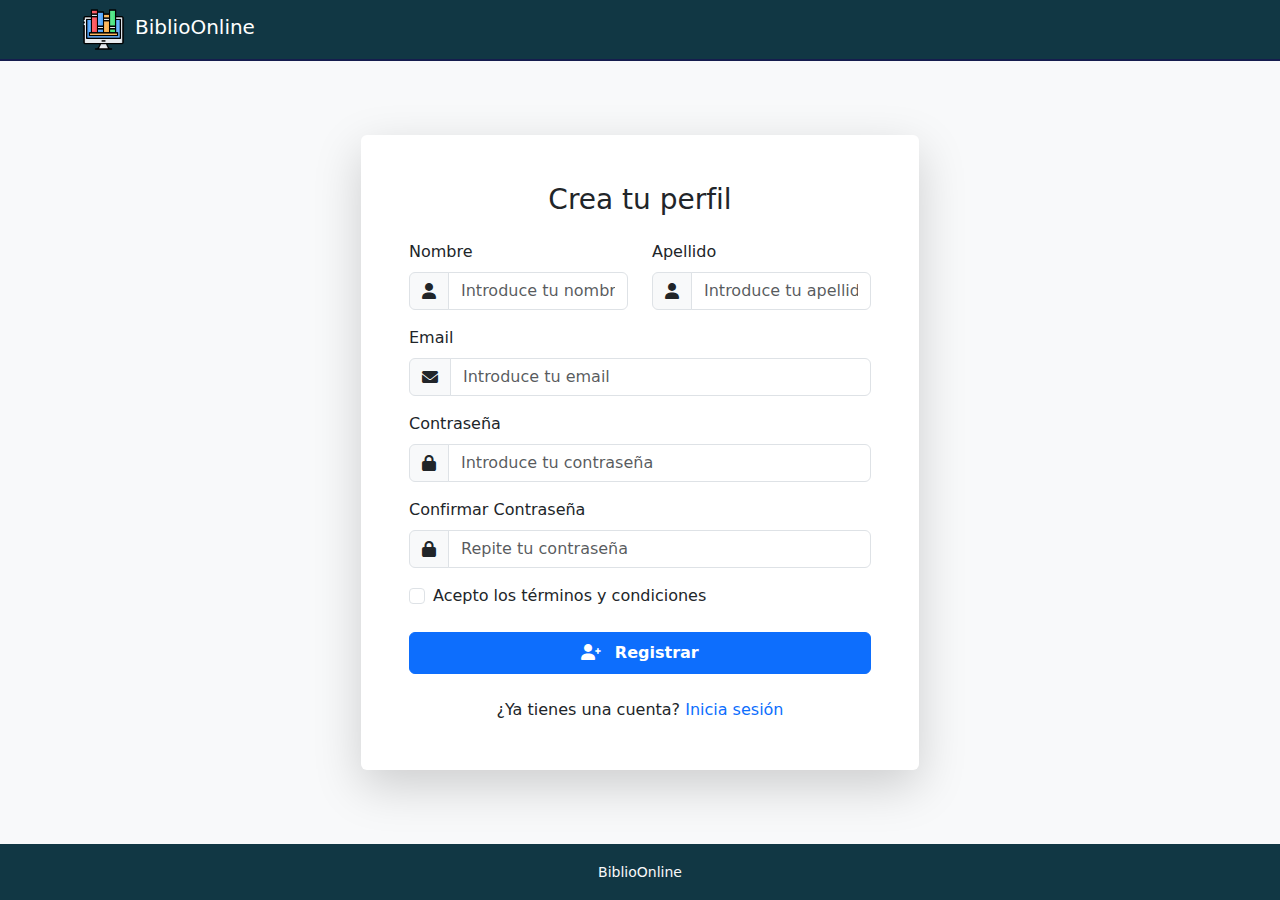
<file: Practice1/register.html>
<!doctype html>
<html lang="es">

<head>
  <meta charset="UTF-8" />
  <meta name="viewport" content="width=device-width, initial-scale=1" />
  <title>Registro - BiblioOnline</title>
  <!-- FavIcon -->
  <link rel="icon" type="image/png" href="images/logo.png">

  <!-- Bootstrap -->
  <link href="https://cdnjs.cloudflare.com/ajax/libs/font-awesome/6.0.0-beta3/css/all.min.css" rel="stylesheet" />
  <link href="https://cdn.jsdelivr.net/npm/bootstrap@5.3.3/dist/css/bootstrap.min.css" rel="stylesheet" />
  <script src="https://cdn.jsdelivr.net/npm/bootstrap@5.3.3/dist/js/bootstrap.bundle.min.js"></script>

  <!-- CSS -->
  <link rel="stylesheet" href="css/header-footer.css" />
  <link rel="stylesheet" href="css/index.css" />
</head>
<!-- Navbar -->

<body class="bg-light d-flex flex-column min-vh-100">
  <nav class="navbar navbar-expand-lg">
    <div class="container">
      <div class="brand-wrapper">
        <img src="images/logo.png" class="header-logo" alt="Logo">
        <a class="navbar-brand" href="base.html">BiblioOnline</a>
      </div>
    </div>
  </nav>

  <!-- Register -->
  <main class="container flex-grow-1 d-flex justify-content-center align-items-center py-5">
    <div class="col-12 col-md-10 col-lg-6">
      <div class="card auth-card shadow-lg border-0">
        <div class="card-body p-4 p-md-5">
          <h3 class="text-center mb-4">Crea tu perfil</h3>

          <form>
            <div class="row">
              <div class="col-md-6 mb-3">
                <label class="form-label" for="">Nombre</label>
                <div class="input-group">
                  <span class="input-group-text">
                    <i class="fas fa-user"></i>
                  </span>
                  <input id="" name="" type="text" class="form-control" placeholder="Introduce tu nombre" required />
                </div>
              </div>

              <div class="col-md-6 mb-3">
                <label class="form-label" for="">Apellido</label>
                <div class="input-group">
                  <span class="input-group-text">
                    <i class="fas fa-user"></i>
                  </span>
                  <input id="" name="" type="text" class="form-control" placeholder="Introduce tu apellido" required />
                </div>
              </div>
            </div>

            <div class="mb-3">
              <label class="form-label" for="">Email</label>
              <div class="input-group">
                <span class="input-group-text">
                  <i class="fas fa-envelope"></i>
                </span>
                <input id="" name="" type="email" class="form-control" placeholder="Introduce tu email" required />
              </div>
            </div>

            <div class="mb-3">
              <label class="form-label" for="">Contraseña</label>
              <div class="input-group">
                <span class="input-group-text">
                  <i class="fas fa-lock"></i>
                </span>
                <input id="" name="" type="password" class="form-control" placeholder="Introduce tu contraseña"
                  required />
              </div>
            </div>

            <div class="mb-3">
              <label class="form-label" for="">Confirmar Contraseña</label>
              <div class="input-group">
                <span class="input-group-text">
                  <i class="fas fa-lock"></i>
                </span>
                <input id="" name="" type="password" class="form-control" placeholder="Repite tu contraseña" required />
              </div>
            </div>

            <div class="form-check mb-4">
              <input class="form-check-input" type="checkbox" id="" required />
              <label class="form-check-label" for="">
                Acepto los términos y condiciones
              </label>
            </div>

            <!-- Submit button -->
            <a href="base.html" class="btn btn-primary w-100 py-2 fw-semibold">
              <i class="fas fa-user-plus me-2"></i>
              Registrar
            </a>
          </form>

          <div class="text-center mt-4">
            ¿Ya tienes una cuenta?
            <a href="login.html" class="text-decoration-none">Inicia sesión</a>
          </div>
        </div>
      </div>
    </div>
  </main>

  <!-- Footer -->
  <footer class="text-light py-3 footer mt-auto w-100">
    <div class="container text-center">
      <small>BiblioOnline</small>
    </div>
  </footer>
</body>

</html>
</file>
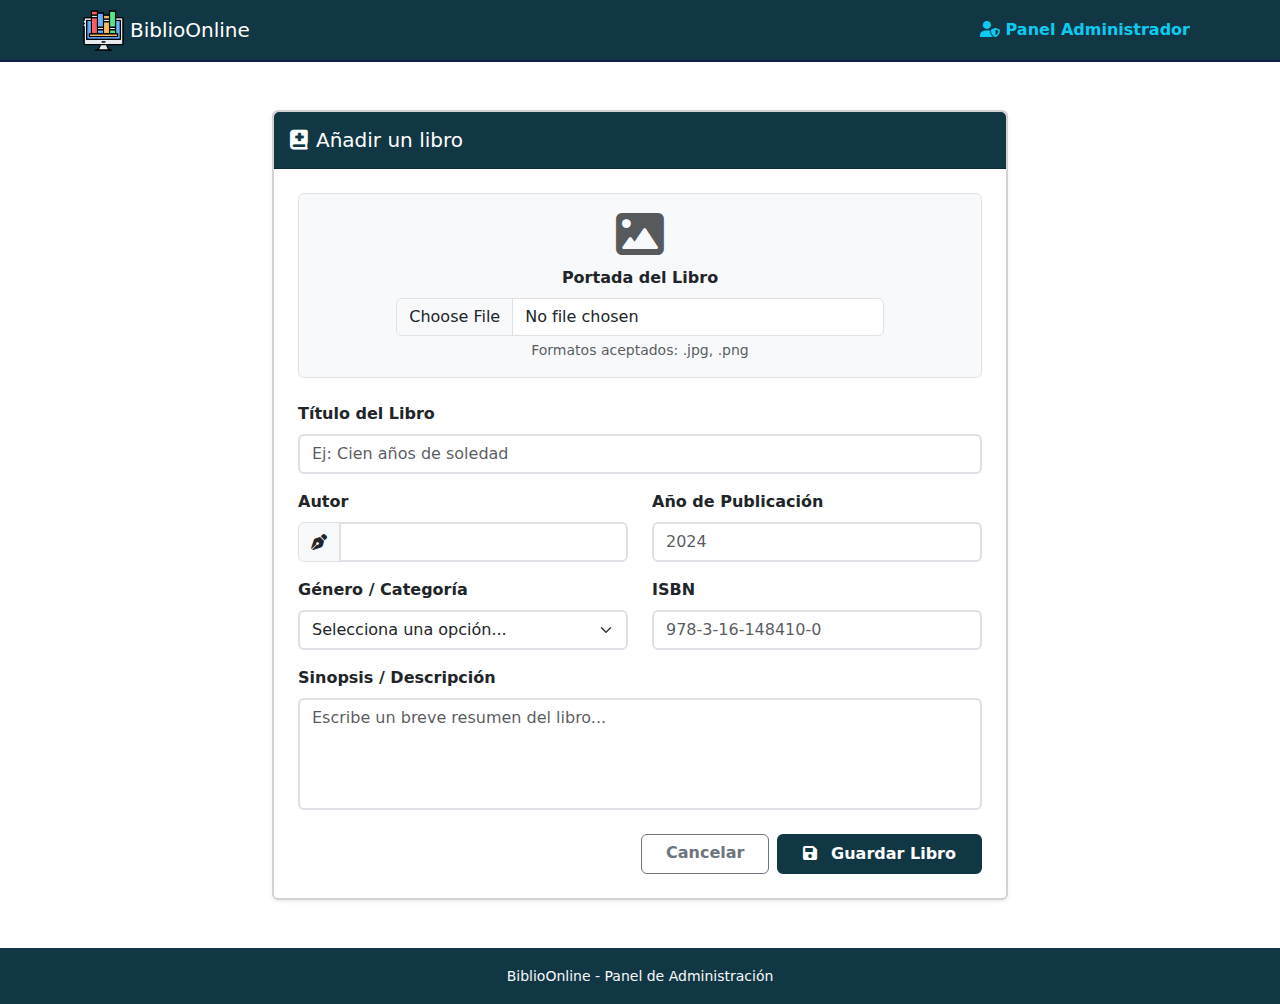
<file: Practice1/admin/admin-add-book.html>
<!DOCTYPE html>
<html lang="es">

<head>
    <meta charset="UTF-8">
    <title>Añadir Nuevo Libro - BiblioOnline</title>
    <link rel="icon" type="image/png" href="../images/logo.png" />
    <link href="https://cdnjs.cloudflare.com/ajax/libs/font-awesome/6.0.0-beta3/css/all.min.css" rel="stylesheet">
    <link href="https://cdn.jsdelivr.net/npm/bootstrap@5.3.3/dist/css/bootstrap.min.css" rel="stylesheet">
    <script src="https://cdn.jsdelivr.net/npm/bootstrap@5.3.3/dist/js/bootstrap.bundle.min.js"></script>
    <link rel="stylesheet" href="../css/header-footer.css">
    <link rel="stylesheet" href="../css/base.css">
</head>

<body>

    <nav class="navbar navbar-expand-lg">
        <div class="container">
            <img src="../images/logo.png" class="header-logo" alt="Logo">
            <a class="navbar-brand" href="../base.html">BiblioOnline</a>
            <div class="collapse navbar-collapse">
                <ul class="navbar-nav ms-auto">
                    <li class="nav-item">
                        <a href="admin-panel.html" class="nav-link text-info fw-bold"><i class="fas fa-user-shield"></i>
                            Panel Administrador</a>
                    </li>
                </ul>
            </div>
        </div>
    </nav>

    <main class="container mt-5 mb-5">
        <div class="row justify-content-center">
            <div class="col-md-8">
                <div class="card shadow-sm border-2">
                    <div class="card-header bg-custom-blue text-white p-3">
                        <h5 class="mb-0"><i class="fas fa-book-medical me-2"></i>Añadir un libro</h5>
                    </div>
                    <div class="card-body p-4">
                        <form action="admin-panel.html#seccion-libros">

                            <div class="mb-4 text-center p-3 border rounded bg-light">
                                <i class="fas fa-image fa-3x text-muted mb-2"></i>
                                <label for="bookCover" class="form-label d-block fw-bold">Portada del Libro</label>
                                <input class="form-control w-75 mx-auto" type="file" id="bookCover" accept="image/*">
                                <div class="form-text">Formatos aceptados: .jpg, .png</div>
                            </div>

                            <div class="row">
                                <div class="col-md-12 mb-3">
                                    <label for="title" class="form-label fw-bold">Título del Libro</label>
                                    <input type="text" class="form-control border-2" id="title"
                                        placeholder="Ej: Cien años de soledad" required>
                                </div>
                            </div>

                            <div class="row">
                                <div class="col-md-6 mb-3">
                                    <label for="author" class="form-label fw-bold">Autor</label>
                                    <div class="input-group">
                                        <span class="input-group-text bg-light"><i class="fas fa-pen-nib"></i></span>
                                        <input type="text" class="form-control border-2" id="author" required>
                                    </div>
                                </div>

                                <div class="col-md-6 mb-3">
                                    <label for="year" class="form-label fw-bold">Año de Publicación</label>
                                    <input type="number" class="form-control border-2" id="year" min="1000" max="2099"
                                        placeholder="2024">
                                </div>
                            </div>

                            <div class="row">
                                <div class="col-md-6 mb-3">
                                    <label for="category" class="form-label fw-bold">Género / Categoría</label>
                                    <select class="form-select border-2" id="category">
                                        <option selected disabled>Selecciona una opción...</option>
                                        <option value="fiction">Ficción</option>
                                        <option value="history">Historia</option>
                                        <option value="science">Ciencia</option>
                                        <option value="fantasy">Fantasía</option>
                                        <option value="fantasy">Infantil</option>
                                        <option value="fantasy">Misterio</option>
                                        <option value="fantasy">Romance</option>
                                        <option value="fantasy">Biografía</option>
                                        <option value="fantasy">Clásicos</option>
                                    </select>
                                </div>

                                <div class="col-md-6 mb-3">
                                    <label for="isbn" class="form-label fw-bold">ISBN</label>
                                    <input type="text" class="form-control border-2" id="isbn"
                                        placeholder="978-3-16-148410-0">
                                </div>
                            </div>

                            <div class="mb-4">
                                <label for="synopsis" class="form-label fw-bold">Sinopsis / Descripción</label>
                                <textarea class="form-control border-2" id="synopsis" rows="4"
                                    placeholder="Escribe un breve resumen del libro..."></textarea>
                            </div>

                            <div class="d-flex justify-content-end gap-2">
                                <a href="admin-panel.html#seccion-libros"
                                    class="btn btn-outline-secondary fw-bold px-4">Cancelar</a>
                                <button type="submit" class="btn btn-custom-blue fw-bold px-4">
                                    <i class="fas fa-save me-2"></i> Guardar Libro
                                </button>
                            </div>

                        </form>
                    </div>
                </div>
            </div>
        </div>
    </main>

    <footer class="footer text-light py-3">
        <div class="container text-center">
            <small>BiblioOnline - Panel de Administración</small>
        </div>
    </footer>

</body>

</html>
</file>
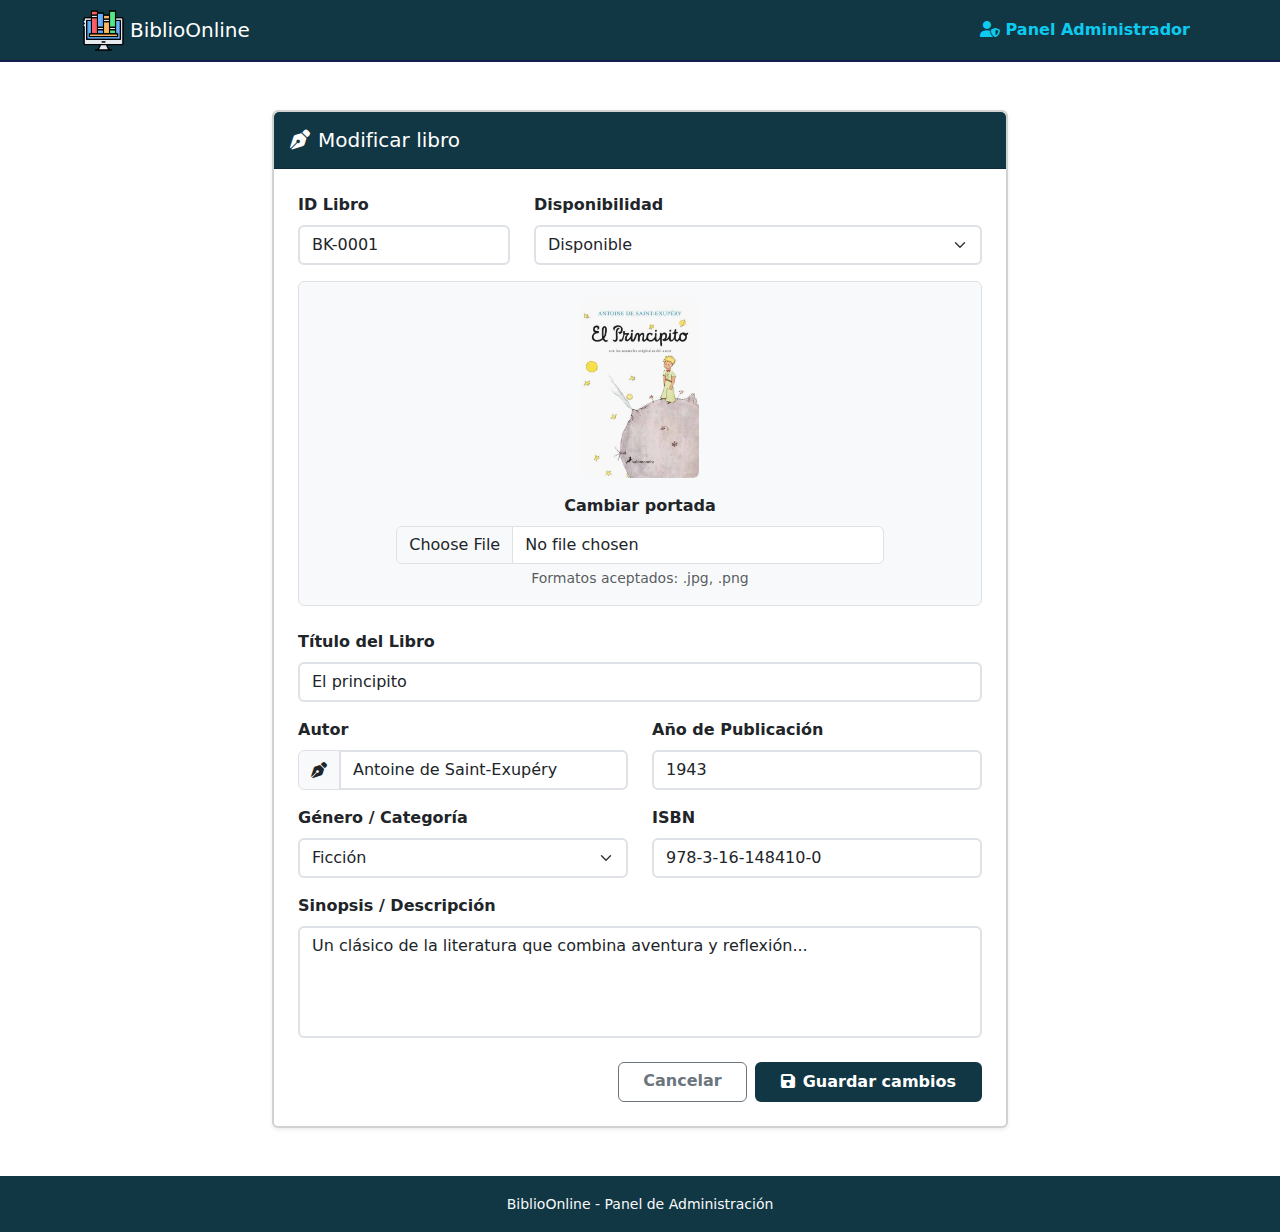
<file: Practice1/admin/admin-edit-book.html>
<!DOCTYPE html>
<html lang="es">
<head>
  <meta charset="UTF-8">
  <meta name="viewport" content="width=device-width, initial-scale=1">
  <title>Modificar Libro - BiblioOnline</title>

  <link rel="icon" type="image/png" href="../images/favicon.png" />
  <link href="https://cdnjs.cloudflare.com/ajax/libs/font-awesome/6.0.0-beta3/css/all.min.css" rel="stylesheet">
  <link href="https://cdn.jsdelivr.net/npm/bootstrap@5.3.3/dist/css/bootstrap.min.css" rel="stylesheet">
  <script src="https://cdn.jsdelivr.net/npm/bootstrap@5.3.3/dist/js/bootstrap.bundle.min.js"></script>

  <link rel="stylesheet" href="../css/header-footer.css">
  <link rel="stylesheet" href="../css/base.css">
</head>

<body>
  <!-- Navbar -->
    <nav class="navbar navbar-expand-lg">
        <div class="container">
            <img src="../images/logo.png" class="header-logo" alt="Logo">
            <a class="navbar-brand" href="../base.html">BiblioOnline</a>
            <div class="collapse navbar-collapse">
                <ul class="navbar-nav ms-auto">
                    <li class="nav-item">
                        <a href="admin-panel.html" class="nav-link text-info fw-bold"><i class="fas fa-user-shield"></i> Panel Administrador</a>
                    </li>
                </ul>
            </div>
        </div>
    </nav>

  <main class="container mt-5 mb-5">
    <div class="row justify-content-center">
      <div class="col-md-8">
        <div class="card shadow-sm border-2">
          <div class="card-header bg-custom-blue text-white p-3">
            <h5 class="mb-0"><i class="fas fa-pen-nib me-2"></i>Modificar libro</h5>
          </div>

          <div class="card-body p-4">
            <form action="admin-panel.html#seccion-libros">

              <!-- ID  -->
              <div class="row">
                <div class="col-md-4 mb-3">
                  <label for="bookId" class="form-label fw-bold">ID Libro</label>
                  <input type="text" class="form-control border-2" id="bookId" name="bookId" value="BK-0001" readonly>
                </div>

                <div class="col-md-8 mb-3">
                  <label for="availability" class="form-label fw-bold">Disponibilidad</label>
                  <select class="form-select border-2" id="availability" name="availability">
                    <option value="AVAILABLE" selected>Disponible</option>
                    <option value="ON_LOAN">En préstamo</option>
                  </select>
                </div>
              </div>

              <!-- Book Cover -->
              <div class="mb-4 text-center p-3 border rounded bg-light">
                <img src="../images/el-principito.jpg" alt="Portada actual" class="img-fluid rounded mb-3" style="max-height:180px;">
                <div class="mb-2 fw-bold">Cambiar portada</div>
                <input class="form-control w-75 mx-auto" type="file" id="bookCover" name="bookCover" accept="image/*">
                <div class="form-text">Formatos aceptados: .jpg, .png</div>
              </div>

              <!-- Tittle -->
              <div class="mb-3">
                <label for="title" class="form-label fw-bold">Título del Libro</label>
                <input type="text" class="form-control border-2" id="title" name="title"
                  value="El principito" required>
              </div>

              <div class="row">
                <!-- Author -->
                <div class="col-md-6 mb-3">
                  <label for="author" class="form-label fw-bold">Autor</label>
                  <div class="input-group">
                    <span class="input-group-text bg-light"><i class="fas fa-pen-nib"></i></span>
                    <input type="text" class="form-control border-2" id="author" name="author"
                      value="Antoine de Saint-Exupéry" required>
                  </div>
                </div>

                <!-- Date -->
                <div class="col-md-6 mb-3">
                  <label for="year" class="form-label fw-bold">Año de Publicación</label>
                  <input type="number" class="form-control border-2" id="year" name="year" min="1000" max="2099"
                    value="1943">
                </div>
              </div>

              <div class="row">
                <!-- Genre -->
                <div class="col-md-6 mb-3">
                  <label for="category" class="form-label fw-bold">Género / Categoría</label>
                  <select class="form-select border-2" id="category" name="category" required>
                    <option value="" disabled>Selecciona una opción...</option>
                    <option value="fiction" selected>Ficción</option>
                    <option value="history">Historia</option>
                    <option value="science">Ciencia</option>
                    <option value="fantasy">Fantasía</option>
                    <option value="children">Infantil</option>
                    <option value="mystery">Misterio</option>
                    <option value="romance">Romance</option>
                    <option value="biography">Biografía</option>
                    <option value="classics">Clásicos</option>
                  </select>
                </div>

                <!-- ISBN -->
                <div class="col-md-6 mb-3">
                  <label for="isbn" class="form-label fw-bold">ISBN</label>
                  <input type="text" class="form-control border-2" id="isbn" name="isbn"
                    value="978-3-16-148410-0">
                </div>
              </div>

              <!-- Synopsis -->
              <div class="mb-4">
                <label for="synopsis" class="form-label fw-bold">Sinopsis / Descripción</label>
                <textarea class="form-control border-2" id="synopsis" name="synopsis" rows="4">Un clásico de la literatura que combina aventura y reflexión...</textarea>
              </div>

              <div class="d-flex justify-content-end gap-2">
                <a href="admin-panel.html#seccion-libros" class="btn btn-outline-secondary fw-bold px-4">Cancelar</a>
                <button type="submit" class="btn btn-custom-blue fw-bold px-4">
                  <i class="fas fa-save me-2"></i>Guardar cambios
                </button>
              </div>

            </form>
          </div>
        </div>
      </div>
    </div>
  </main>

  <footer class="footer text-light py-3">
    <div class="container text-center">
      <small>BiblioOnline - Panel de Administración</small>
    </div>
  </footer>
</body>
</html>
</file>
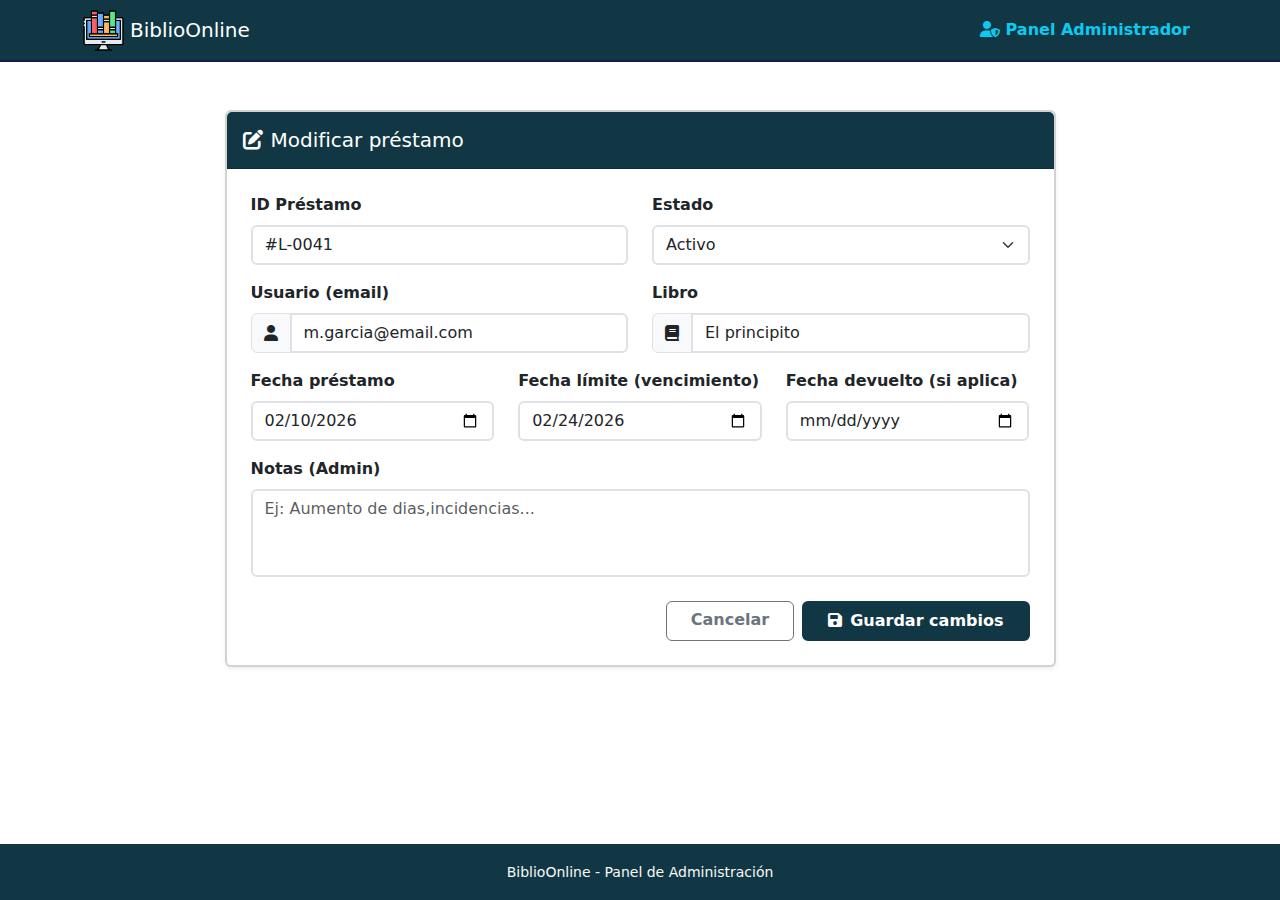
<file: Practice1/admin/admin-edit-loans.html>
<!DOCTYPE html>
<html lang="es">
<head>
  <meta charset="UTF-8" />
  <meta name="viewport" content="width=device-width, initial-scale=1" />
  <title>Modificar Préstamo - BiblioOnline</title>

  <link rel="icon" type="image/png" href="../images/logo.png" />
  <link href="https://cdnjs.cloudflare.com/ajax/libs/font-awesome/6.0.0-beta3/css/all.min.css" rel="stylesheet">
  <link href="https://cdn.jsdelivr.net/npm/bootstrap@5.3.3/dist/css/bootstrap.min.css" rel="stylesheet">
  <script src="https://cdn.jsdelivr.net/npm/bootstrap@5.3.3/dist/js/bootstrap.bundle.min.js"></script>

  <link rel="stylesheet" href="../css/header-footer.css">
  <link rel="stylesheet" href="../css/base.css">
</head>

<body>
  <!-- Navbar -->
      <nav class="navbar navbar-expand-lg">
        <div class="container">
            <img src="../images/logo.png" class="header-logo" alt="Logo">
            <a class="navbar-brand" href="../base.html">BiblioOnline</a>
            <div class="collapse navbar-collapse">
                <ul class="navbar-nav ms-auto">
                    <li class="nav-item">
                        <a href="admin-panel.html" class="nav-link text-info fw-bold"><i class="fas fa-user-shield"></i> Panel Administrador</a>
                    </li>
                </ul>
            </div>
        </div>
    </nav>

  <main class="container mt-5 mb-5">
    <div class="row justify-content-center">
      <div class="col-md-9">
        <div class="card shadow-sm border-2">
          <div class="card-header bg-custom-blue text-white p-3">
            <h5 class="mb-0">
              <i class="fas fa-pen-to-square me-2"></i>Modificar préstamo
            </h5>
          </div>

          <div class="card-body p-4">
            <form action="admin-panel.html#seccion-prestamos">

              <!-- ID -->
              <div class="row">
                <div class="col-md-6 mb-3">
                  <label for="loanId" class="form-label fw-bold">ID Préstamo</label>
                  <input type="text" class="form-control border-2" id="loanId" name="loanId" value="#L-0041" readonly>
                </div>

                <div class="col-md-6 mb-3">
                  <label for="status" class="form-label fw-bold">Estado</label>
                  <select class="form-select border-2" id="status" name="status">
                    <option value="ACTIVE" selected>Activo</option>
                    <option value="OVERDUE">Vencido</option>
                    <option value="RETURNED">Devuelto</option>
                  </select>
                </div>
              </div>

              <!-- User and Book -->
              <div class="row">
                <div class="col-md-6 mb-3">
                  <label for="userEmail" class="form-label fw-bold">Usuario (email)</label>
                  <div class="input-group">
                    <span class="input-group-text bg-light"><i class="fas fa-user"></i></span>
                    <input type="text" class="form-control border-2" id="userEmail" name="userEmail" value="m.garcia@email.com" >
                  </div>
                </div>

                <div class="col-md-6 mb-3">
                  <label for="bookTitle" class="form-label fw-bold">Libro</label>
                  <div class="input-group">
                    <span class="input-group-text bg-light"><i class="fas fa-book"></i></span>
                    <input type="text" class="form-control border-2" id="bookTitle" name="bookTitle" value="El principito" >
                  </div>
                </div>
              </div>

              <!-- Dates -->
              <div class="row">
                <div class="col-md-4 mb-3">
                  <label for="loanDate" class="form-label fw-bold">Fecha préstamo</label>
                  <input type="date" class="form-control border-2" id="loanDate" name="loanDate" value="2026-02-10" required>
                </div>

                <div class="col-md-4 mb-3">
                  <label for="dueDate" class="form-label fw-bold">Fecha límite (vencimiento)</label>
                  <input type="date" class="form-control border-2" id="dueDate" name="dueDate" value="2026-02-24" required>
                </div>

                <div class="col-md-4 mb-3">
                  <label for="returnDate" class="form-label fw-bold">Fecha devuelto (si aplica)</label>
                  <input type="date" class="form-control border-2" id="returnDate" name="returnDate" value="">
                </div>
              </div>

              <!-- Notes -->
              <div class="mb-4">
                <label for="adminNotes" class="form-label fw-bold">Notas (Admin)</label>
                <textarea class="form-control border-2" id="adminNotes" name="adminNotes" rows="3"
                  placeholder="Ej: Aumento de dias,incidencias..."></textarea>
              </div>

              <div class="d-flex justify-content-end gap-2">
                <a href="admin-panel.html#seccion-prestamos" class="btn btn-outline-secondary fw-bold px-4">Cancelar</a>
                <button type="submit" class="btn btn-custom-blue fw-bold px-4">
                  <i class="fas fa-save me-2"></i>Guardar cambios
                </button>
              </div>
            </form>
          </div>
        </div>
      </div>
    </div>
  </main>

  <footer class="footer text-light py-3">
    <div class="container text-center">
      <small>BiblioOnline - Panel de Administración</small>
    </div>
  </footer>
</body>
</html>
</file>
<file: Practice1/css/header-footer.css>
/* This makes the body fill all the window size */
html, body {
    height: 100%;
    margin: 0;
}

/* This makes the body a flex vertical container */
body {
    display: flex;
    flex-direction: column;
}


/* With this, main will grow to fill all the space */
main {
    flex: 1 0 auto;
}

/* This assure that the footer does not grow */
footer {
    flex-shrink: 0;
}

.header-logo {
    max-width: 43px;
    height: auto; 
}

.register-icon{
    color: #28a745; 
} 

.login-icon{
    color: #28a745; 
} 

.menu {
    background-color: #113744;
    padding: 0 ;
    border: 1px solid rgba(91, 200, 232, 0.4) !important;
}

.menu li {
    padding: 0;
    margin: 0;
}

.menu .dropdown-item {
    color: white ;
    padding: 8px 16px ;
    margin: 0 ;
    display: flex;
    align-items: center;        /* keep icon and text aligned */
}

.menu .dropdown-item:hover,
.menu .dropdown-item:focus {
    background-color: #1a4f61 ;
    color: white ;
    border-radius: 5px;
}

.menu .dropdown-item i {
    margin-right: 0.5rem;       /* space between icon and label */
    width: 1.25em;            /* reserve same horizontal space for every icon */
    text-align: center;       /* center the glyph inside that box */
    font-size: 1rem;          /* force identical size across icons */
}
.navbar{
    background-color: #113744;
    border-bottom: #171054a3 2px solid;
}

.navbar-brand,
.navbar .nav-link {
    color: white;
    text-decoration: none;
    margin-left: 5px;
}

.navbar-nav {
    align-items: center;
}

.navbar .nav-item > a {
    position: relative;
    padding: 10px 15px;
}

.navbar .nav-item a.active {
    background-color: #113744; 
    border-radius: 5px;
}

.nav-avatar {
    width: 32px;
    height: 32px;
    border-radius: 50%;
    object-fit: cover;
    border: 2px solid #5bc8e8;
    margin-right: 6px;
}

.user-message {
    color: #fff;
    font-size: 1rem; 
    margin-right: 10px;
    display: flex;
    align-items: center;
    justify-content: center; 
}

.footer{
    background-color: #113744;
}

.bg-custom-blue {
    background-color: #113744 !important;
    color: #ffffff !important;
}

a.btn-custom-blue, 
button.btn-custom-blue {
    background-color: #113744 !important;
    color: #ffffff !important;
    border: 2px solid #113744 !important;
}

a.btn-custom-blue:hover, 
button.btn-custom-blue:hover {
    background-color: #1a5568 !important;
    border-color: #5bc8e8 !important;
    color: #ffffff !important;
}

textarea{
    resize: none;
}
</file>
<file: Practice1/css/index.css>
.subheader {
    position: relative;
    height: 400px;
    display: flex;
    color: white;
    text-shadow: #000000 1px 1px 4px;
    justify-content: center;
    align-items: center;
    text-align: center;
    min-height: 400px;
    flex-shrink: 0;
    overflow: hidden;
}

.subheader-bg {
    position: absolute;
    top: 0;
    left: 0;
    width: 100%;
    height: 100%;
    object-fit: cover;
    z-index: -1;
    filter: blur(2px);
}

.subheader .container {
    position: relative;
    z-index: 1;
}


.card-img-top {
    height: 500px;
    object-fit: cover;
}

.stars{
    color: #FFD700;
    font-size: 1.3rem;
}

.details-button {
    background-color: aqua;
    color: black;
    display: block;
    margin: 0.75rem auto 0;
    padding: 0.6rem 1rem;
    font-size: 1rem;
    border-radius: 6px;
    border: none;
}
</file>
<file: Practice1/css/animations.css>
/* Base card styling with shadow and hover effects */
.card {
    border: none;  /* Remove default border */
    box-shadow: 0 2px 8px rgba(0,0,0,0.08);  /* Subtle shadow */
    transition: transform 0.2s ease, box-shadow 0.2s ease;  /* Smooth animation */
}

/* Hover effect: lift card and increase shadow */
.card:hover {
    transform: translateY(-4px);  /* Move up 4px on hover */
    box-shadow: 0 6px 16px rgba(0,0,0,0.15);  /* Enhanced shadow */
}
</file>
<file: Practice1/css/base.css>
.welcome-banner {
    /* Blue gradient background (#113744 → #1a5568) with accent bottom border */
    background: linear-gradient(135deg, #113744 0%, #1a5568 100%);
    color: white;
    padding: 60px 0;
    border-bottom: 3px solid #5bc8e8;  /* Cyan accent line */
}

/* Main heading styling */
.welcome-banner h1 {
    font-size: 2rem;
    font-weight: 700;
}

/* Highlight text within heading */
.welcome-banner h1 span {
    color: #5bc8e8;  /* Cyan color for emphasis */
}

/* Subtitle/description text */
.welcome-banner p {
    opacity: 0.8;  /* Slightly transparent for hierarchy */
    font-size: 1.1rem;
    margin-bottom: 25px;
}

/* Call-to-action button */
.welcome-banner .btn-light {
    font-weight: 600;
    padding: 10px 24px;
    border-radius: 25px;  /* Rounded pill shape */
}
</file>
<file: Practice1/css/my-loans.css>
.loan-cover {
    width: 120px;
    height: 180px;
    object-fit: cover;
    border-radius: 4px;
}
</file>
